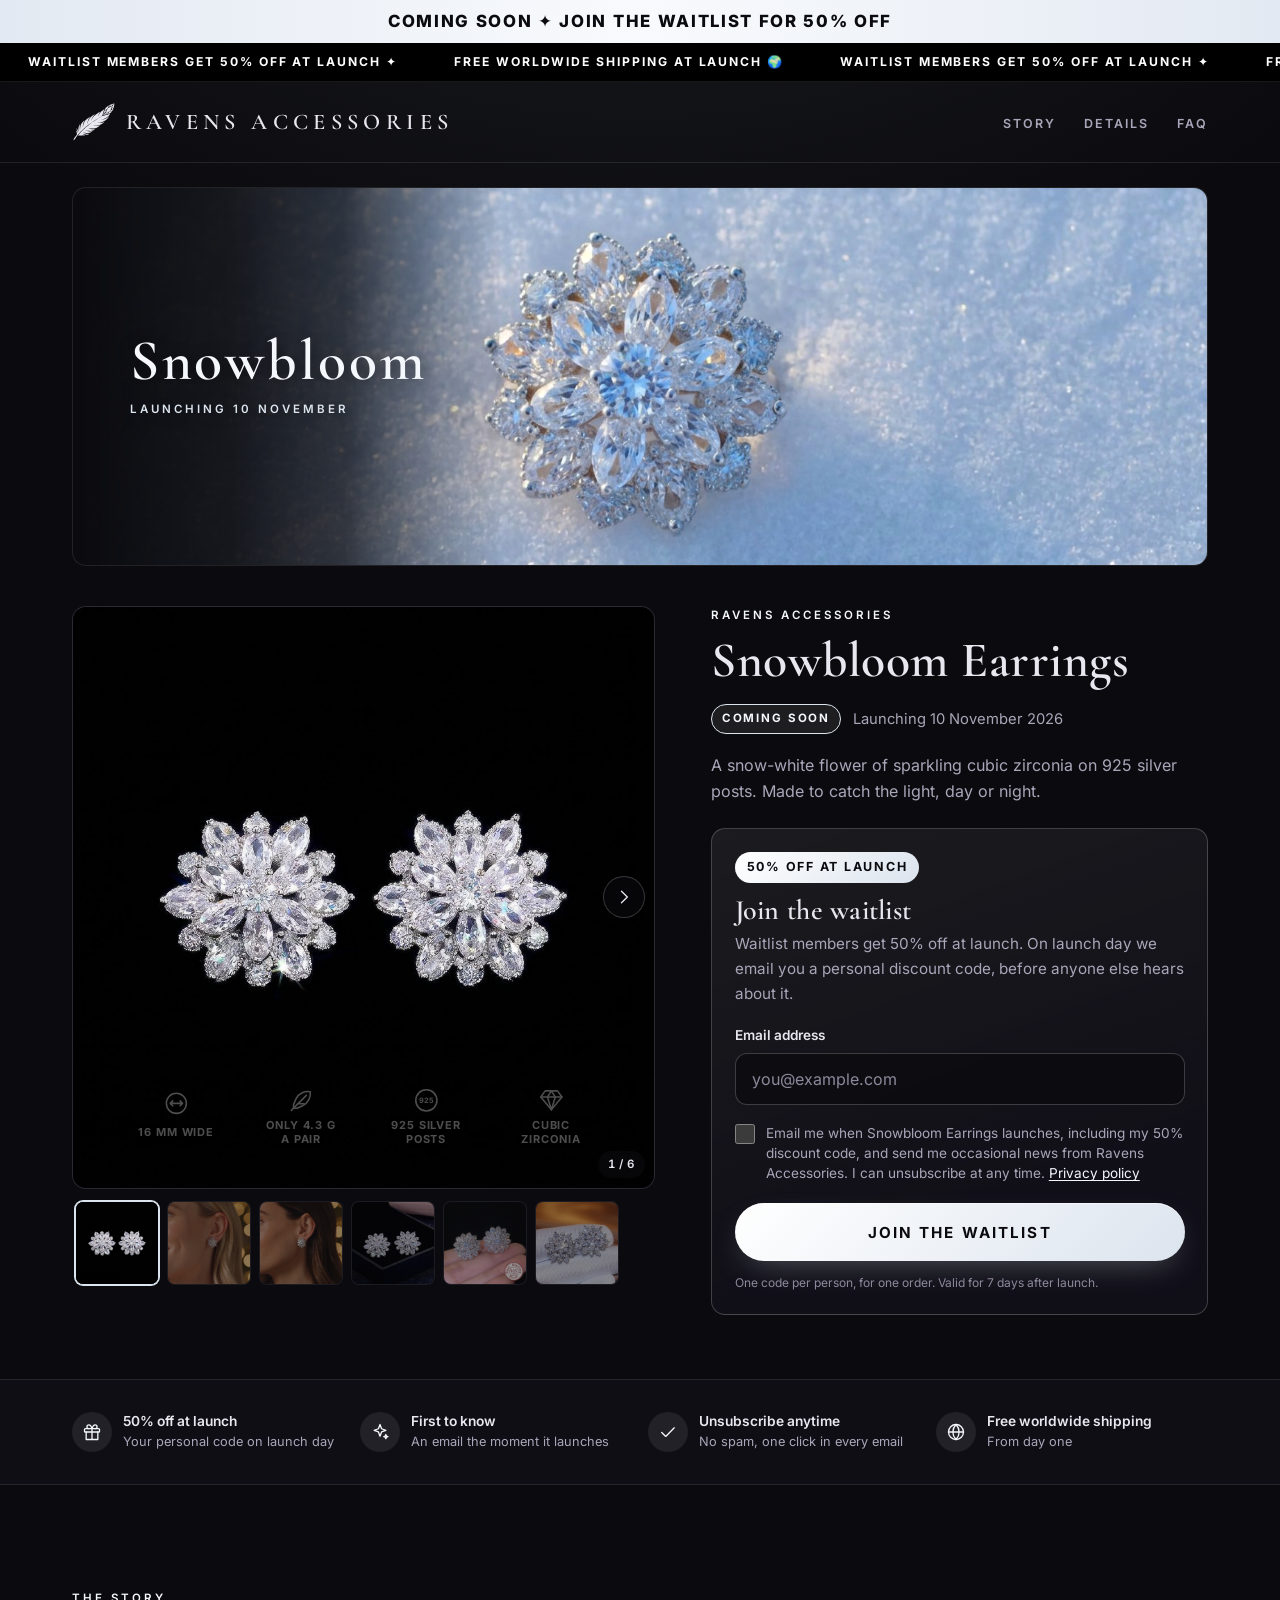
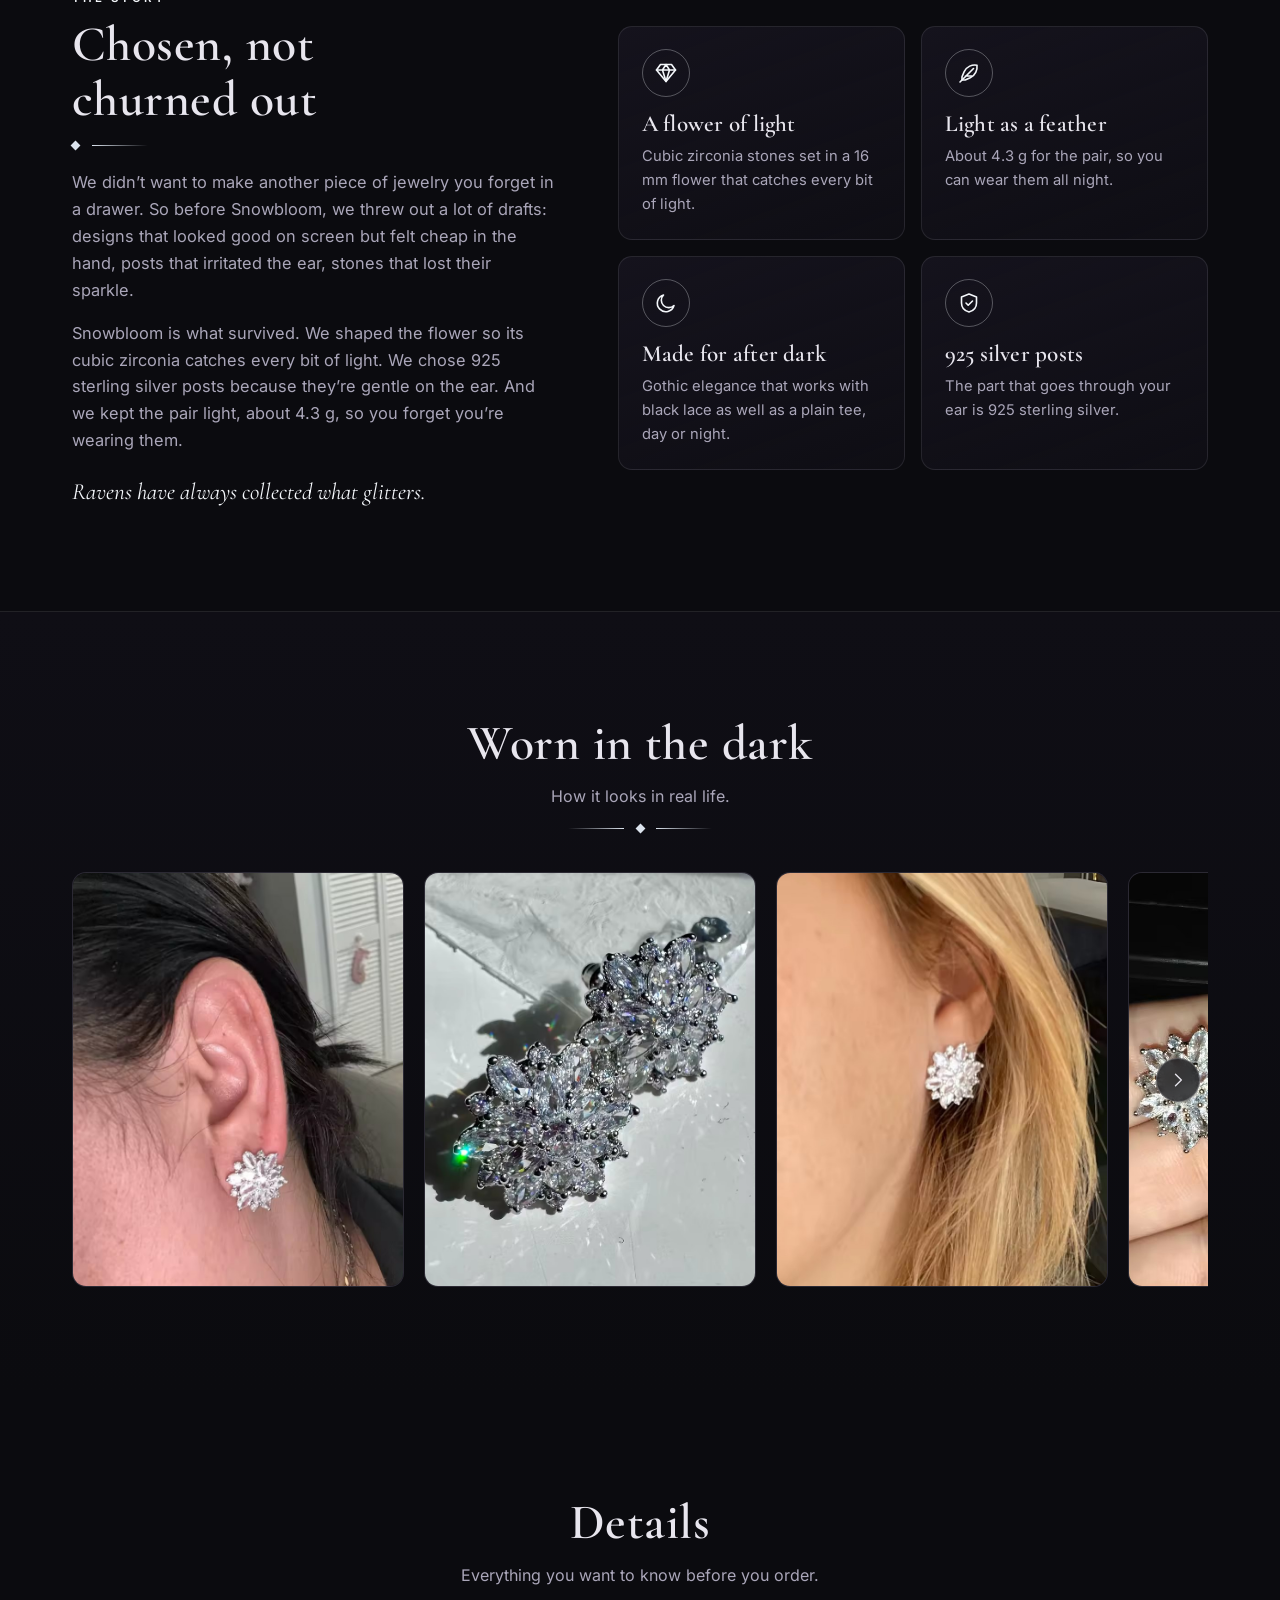
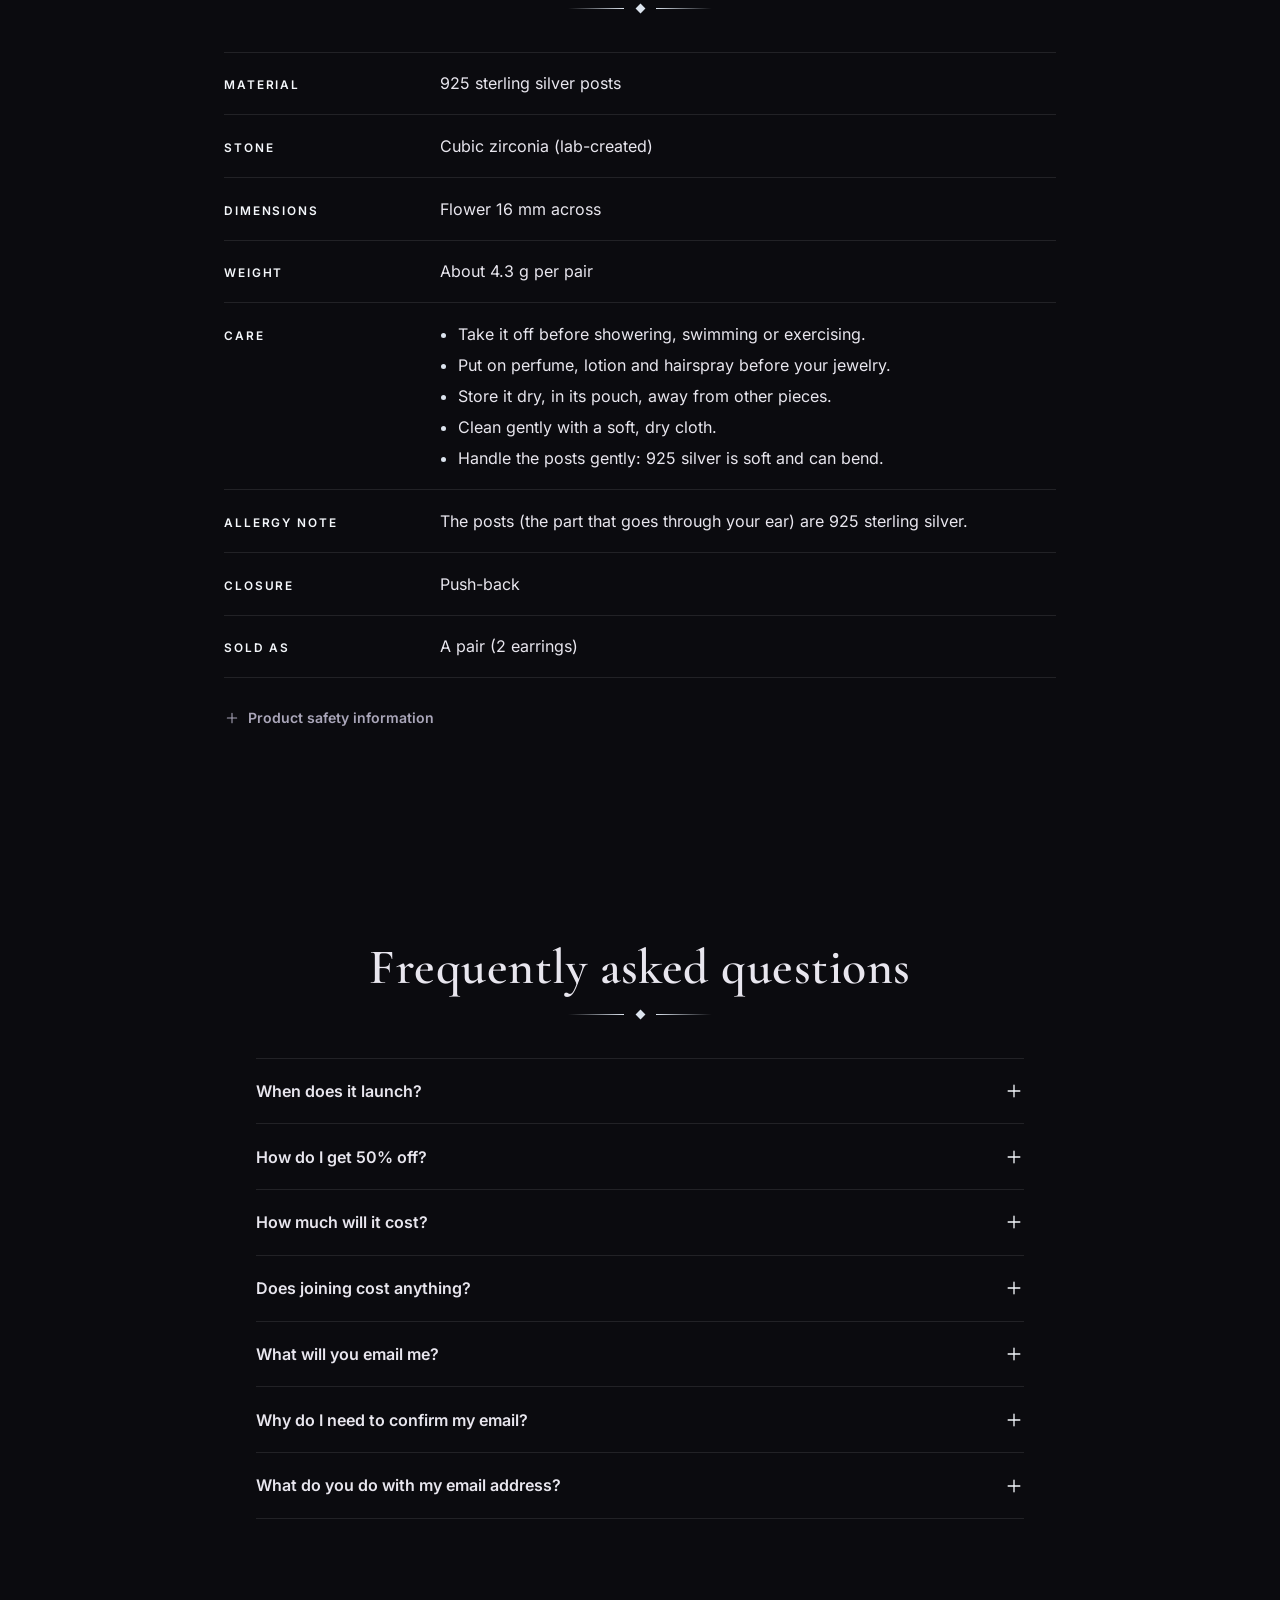
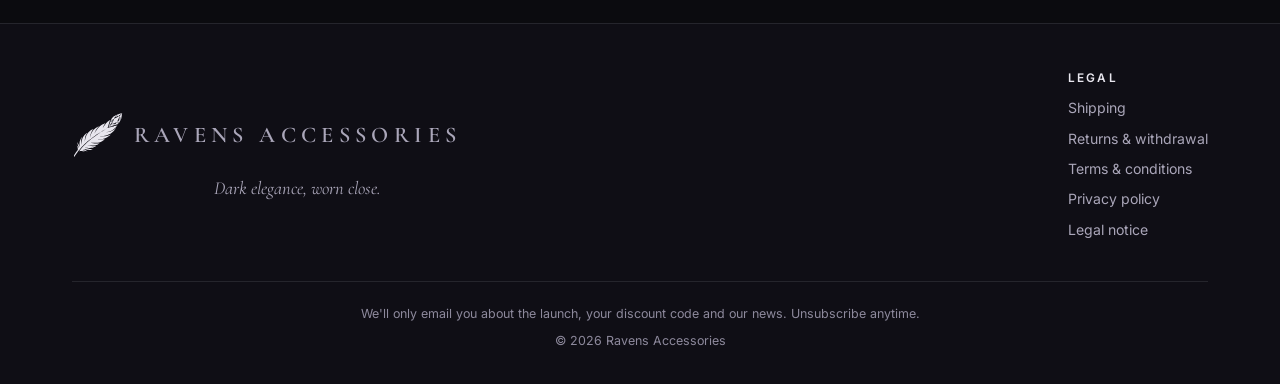
<file: index.html>
<!doctype html>
<html lang="en" class="no-js">
<head>
  <meta charset="utf-8">
  <meta name="viewport" content="width=device-width, initial-scale=1, viewport-fit=cover">

  <!-- SEO:START: filled from config.js in the browser. Run `node tools/sync-head.mjs` to also write
       these values here (needed for link previews on WhatsApp/Instagram/Facebook, which don't run JS). -->
  <title>Snowbloom Earrings | Coming soon | Ravens Accessories</title>
  <meta name="description" content="Join the waitlist for Snowbloom Earrings by Ravens Accessories and get 50% off at launch.">
  <link rel="canonical" href="https://ravensaccessories.com/">
  <meta property="og:type" content="website">
  <meta property="og:site_name" content="Ravens Accessories">
  <meta property="og:title" content="Snowbloom Earrings | Coming soon | Ravens Accessories">
  <meta property="og:description" content="Join the waitlist for Snowbloom Earrings by Ravens Accessories and get 50% off at launch.">
  <meta property="og:url" content="https://ravensaccessories.com/">
  <meta property="og:image" content="https://ravensaccessories.com/images/og-image.jpg">
  <meta property="og:image:width" content="1200">
  <meta property="og:image:height" content="630">
  <meta property="og:image:alt" content="Ravens Accessories logo: a silver feather with a gemstone tip on a dark background">
  <meta name="twitter:card" content="summary_large_image">
  <meta name="twitter:title" content="Snowbloom Earrings | Coming soon | Ravens Accessories">
  <meta name="twitter:description" content="Join the waitlist for Snowbloom Earrings by Ravens Accessories and get 50% off at launch.">
  <meta name="twitter:image" content="https://ravensaccessories.com/images/og-image.jpg">
  <meta name="twitter:image:alt" content="Ravens Accessories logo: a silver feather with a gemstone tip on a dark background">
  <!-- SEO:END -->

  <meta name="theme-color" content="#0b0b0f">
  <link rel="icon" href="favicon.ico" sizes="48x48">
  <link rel="icon" href="favicon.svg" type="image/svg+xml">
  <link rel="apple-touch-icon" href="apple-touch-icon.png">
  <link rel="manifest" href="site.webmanifest">
  <link rel="preload" href="fonts/inter-latin-wght-normal.woff2" as="font" type="font/woff2" crossorigin>
  <link rel="preload" href="fonts/cormorant-garamond-latin-wght-normal.woff2" as="font" type="font/woff2" crossorigin>
  <link rel="stylesheet" href="css/styles.css">
  <script type="application/ld+json" id="product-jsonld">{}</script>
  <script src="config.js" defer></script>
  <script src="js/site.js" defer></script>
  <script src="js/product.js" defer></script>
  <script src="js/snow-banner.js" defer></script>
</head>
<body data-page="home">
  <a class="skip-link" href="#main">Skip to content</a>
  <noscript><div class="noscript">This shop needs JavaScript to show products and prices. Please enable JavaScript in your browser.</div></noscript>

  <!-- 1) Sale countdown bar (hidden automatically when the sale is off or over) -->
  <div class="sale-bar" id="sale-bar" hidden>
    <div class="container sale-bar__inner">
      <div class="sale-bar__text">
        <p class="sale-bar__title" data-cfg="sale.barTitle">SALE ENDS IN ⏳</p>
        <p class="sale-bar__subtitle" data-cfg="sale.barSubtitle">FREE SHIPPING WORLDWIDE</p>
      </div>
      <div class="countdown" role="timer" aria-label="Time left in the sale">
        <div class="countdown__unit"><span class="countdown__value" data-unit="days" aria-hidden="true">00</span><span class="countdown__label" data-label="countdown.days" aria-hidden="true">Days</span></div>
        <span class="countdown__sep" aria-hidden="true">:</span>
        <div class="countdown__unit"><span class="countdown__value" data-unit="hours" aria-hidden="true">00</span><span class="countdown__label" data-label="countdown.hours" aria-hidden="true">Hours</span></div>
        <span class="countdown__sep" aria-hidden="true">:</span>
        <div class="countdown__unit"><span class="countdown__value" data-unit="mins" aria-hidden="true">00</span><span class="countdown__label" data-label="countdown.mins" aria-hidden="true">Mins</span></div>
        <span class="countdown__sep" aria-hidden="true">:</span>
        <div class="countdown__unit"><span class="countdown__value" data-unit="secs" aria-hidden="true">00</span><span class="countdown__label" data-label="countdown.secs" aria-hidden="true">Secs</span></div>
      </div>
    </div>
  </div>

  <!-- 2) Scrolling announcements -->
  <div class="marquee" id="marquee" hidden>
    <ul class="marquee__sr visually-hidden"></ul>
    <div class="marquee__track" aria-hidden="true"></div>
  </div>

  <header class="site-header">
    <div class="container site-header__inner">
      <a class="brand" href="./">
        <img class="brand__logo" src="images/logo-light.svg" alt="" width="40" height="40" data-logo>
        <span class="brand__name" data-cfg="brand.name">Ravens Accessories</span>
      </a>
      <nav class="site-nav" aria-label="Page sections">
        <ul>
          <li><a href="#story" data-label="nav.story">Story</a></li>
          <li><a href="#details" data-label="nav.details">Details</a></li>
          <li data-nav="reviews"><a href="#reviews" data-label="nav.reviews">Reviews</a></li>
          <li><a href="#faq" data-label="nav.faq">FAQ</a></li>
        </ul>
      </nav>
    </div>
  </header>

  <main id="main">
    <!-- Snow banner: photo + falling snow + sparkle that follows scrolling (and the mouse).
         Texts and photo come from config.js → banner. -->
    <section class="snow-banner" id="snow-banner" aria-labelledby="snow-banner-title">
      <div class="snow-banner__wrap container">
        <div class="snow-banner__frame">
          <div class="snow-banner__stage">
            <img class="snow-banner__img" src="images/banner-snowbloom.jpg" alt="The Snowbloom earring lying in fresh, sparkling snow" width="1536" height="688" fetchpriority="high" decoding="async">
            <div class="snow-banner__shine" aria-hidden="true"><span class="snow-banner__band"></span></div>
            <div class="snow-banner__glints" aria-hidden="true"></div>
          </div>
          <canvas class="snow-banner__snow" aria-hidden="true"></canvas>
          <div class="snow-banner__text">
            <p class="snow-banner__title" id="snow-banner-title">Snowbloom</p>
            <p class="snow-banner__subtitle" id="snow-banner-subtitle">Launching 10 November</p>
          </div>
        </div>
      </div>
    </section>

    <!-- 3) Product -->
    <section class="product" id="product" aria-labelledby="product-title">
      <div class="container product__grid">
        <div class="gallery" id="gallery">
          <div class="gallery__viewport">
            <div class="gallery__track" tabindex="0" role="region" aria-roledescription="carousel" aria-label="Product photos"></div>
            <button type="button" class="gallery__nav gallery__nav--prev" aria-label="Previous photo"></button>
            <button type="button" class="gallery__nav gallery__nav--next" aria-label="Next photo"></button>
            <span class="gallery__badge gallery__hint" aria-hidden="true"></span>
            <span class="gallery__badge gallery__counter" aria-hidden="true"></span>
          </div>
          <div class="gallery__thumbs"></div>
        </div>

        <div class="product__info">
          <p class="eyebrow" id="product-eyebrow">Ravens Accessories</p>
          <h1 class="product__title" id="product-title">TODO_PRODUCT_NAME</h1>

          <!-- SHOP MODE: rating + price (shown when config.js → mode: "shop") -->
          <div data-mode="shop" hidden>
            <a class="rating-summary" id="rating-summary" href="#reviews" hidden></a>

            <div class="price" id="price">
              <p>
                <span class="visually-hidden" id="price-current-label">Price:</span>
                <span class="price__current" id="price-current"></span>
              </p>
              <p class="price__regular" id="price-regular" hidden>
                <span class="visually-hidden" id="price-regular-label">Regular price:</span>
                <s id="price-regular-value"></s>
              </p>
              <span class="badge" id="price-badge" hidden></span>
            </div>
            <p class="price__note" id="price-note"></p>
            <p class="price__reference" id="price-reference" hidden></p>
          </div>

          <!-- WISHLIST MODE: "coming soon" line (shown when config.js → mode: "wishlist") -->
          <p class="soon" data-mode="wishlist" hidden>
            <span class="badge badge--soon" id="soon-badge">Coming soon</span>
            <span class="soon__date" id="soon-date"></span>
          </p>

          <p class="product__short" id="product-short"></p>

          <!-- SHOP MODE: options + Stripe checkout -->
          <div data-mode="shop" hidden>
            <fieldset class="variants" id="variants">
              <legend class="variants__legend"><span id="variant-label">Option</span>: <strong id="variant-name"></strong></legend>
              <div class="variants__options"></div>
            </fieldset>

            <a class="btn btn--buy btn--buy-main" id="buy-button" href="#product"><span class="btn__label">Buy now</span></a>
            <p class="buy-msg" id="buy-msg" role="status"></p>
            <p class="secure-note" id="secure-note"><span>Secure checkout with Stripe</span></p>
          </div>

          <!-- WISHLIST MODE: email sign-up (sent to Brevo) -->
          <div class="wishlist" id="wishlist" data-mode="wishlist" hidden>
            <form class="wishlist__form" id="wishlist-form" novalidate>
              <p class="wishlist__offer" id="wishlist-offer" hidden><span class="badge" id="wishlist-offer-badge"></span></p>
              <h2 class="wishlist__title" id="wishlist-title">Join the waitlist</h2>
              <p class="wishlist__text" id="wishlist-text"></p>
              <div class="field">
                <label class="field__label" for="wishlist-email" id="wishlist-email-label">Email address</label>
                <input class="field__input" id="wishlist-email" name="email" type="email" autocomplete="email" inputmode="email" required aria-describedby="wishlist-msg">
              </div>
              <fieldset class="variants" id="wishlist-variants" hidden>
                <legend class="variants__legend" id="wishlist-variant-question"></legend>
                <div class="variants__options"></div>
              </fieldset>
              <label class="consent" for="wishlist-consent">
                <input type="checkbox" id="wishlist-consent" required aria-describedby="wishlist-msg">
                <span id="wishlist-consent-text"></span>
              </label>
              <!-- spam trap for bots: real visitors never see or fill this -->
              <div class="visually-hidden" aria-hidden="true">
                <label for="wishlist-hp">Leave this empty</label>
                <input type="text" id="wishlist-hp" tabindex="-1" autocomplete="off">
              </div>
              <button type="submit" class="btn btn--buy btn--buy-main" id="wishlist-submit"><span class="btn__label">Join the waitlist</span></button>
              <p class="form-msg" id="wishlist-msg" role="status" aria-live="polite"></p>
              <p class="wishlist__terms" id="wishlist-terms" hidden></p>
            </form>
            <div class="wishlist__success" id="wishlist-success" tabindex="-1" hidden>
              <span class="wishlist__success-icon" id="wishlist-success-icon"></span>
              <h2 class="wishlist__title" id="wishlist-success-title"></h2>
              <p class="wishlist__text" id="wishlist-success-text"></p>
            </div>
          </div>
        </div>
      </div>
    </section>

    <!-- 4) Trust row -->
    <section class="trust" id="trust" aria-labelledby="trust-title">
      <div class="container">
        <h2 class="visually-hidden" id="trust-title" data-label="trustTitle">Why shop with us</h2>
        <ul class="trust__list" id="trust-list"></ul>
      </div>
    </section>

    <!-- 5) Story + highlights -->
    <section class="section" id="story" aria-labelledby="story-title">
      <div class="container story__grid">
        <div class="story__text reveal">
          <p class="eyebrow" id="story-eyebrow"></p>
          <h2 class="section__title" id="story-title"></h2>
          <div class="ornament" aria-hidden="true"><span></span></div>
          <div class="story__body" id="story-body"></div>
        </div>
        <ul class="features" id="features"></ul>
      </div>
    </section>

    <!-- 6) Lifestyle photos -->
    <section class="section section--alt" id="lifestyle" aria-labelledby="lifestyle-title">
      <div class="container">
        <div class="section__head reveal">
          <h2 class="section__title" id="lifestyle-title"></h2>
          <p class="section__subtitle" id="lifestyle-subtitle"></p>
          <div class="ornament" aria-hidden="true"><span></span></div>
        </div>
        <!-- one row of photos: swipe on phones, scroll or use the arrows on desktop -->
        <div class="rail reveal" id="lifestyle-rail">
          <ul class="rail__track" id="lifestyle-grid" tabindex="0" aria-labelledby="lifestyle-title"></ul>
          <button type="button" class="rail__btn rail__btn--prev" aria-label="Previous photos" hidden></button>
          <button type="button" class="rail__btn rail__btn--next" aria-label="Next photos" hidden></button>
        </div>
      </div>
    </section>

    <!-- 7) Details -->
    <section class="section" id="details" aria-labelledby="details-title">
      <div class="container">
        <div class="section__head reveal">
          <h2 class="section__title" id="details-title" data-label="detailsTitle">Details</h2>
          <p class="section__subtitle" data-label="detailsSubtitle"></p>
          <div class="ornament" aria-hidden="true"><span></span></div>
        </div>
        <dl class="details__list reveal" id="details-list"></dl>
        <details class="safety" id="safety">
          <summary id="safety-title"><span>Product safety information</span></summary>
          <dl id="safety-list"></dl>
        </details>
      </div>
    </section>

    <!-- 8) Reviews (hidden while config.reviews is empty, so nothing is ever faked) -->
    <section class="section section--alt" id="reviews" aria-labelledby="reviews-title" hidden>
      <div class="container">
        <div class="section__head">
          <h2 class="section__title" id="reviews-title" data-label="reviewsTitle">Customer reviews</h2>
          <div class="reviews__summary">
            <p class="reviews__avg" id="reviews-avg"></p>
            <div id="reviews-stars"></div>
            <p class="reviews__count" id="reviews-count"></p>
          </div>
        </div>
        <ul class="reviews__grid" id="reviews-grid"></ul>
        <div class="reviews__more">
          <button type="button" class="btn btn--ghost" id="reviews-more" hidden><span class="btn__label">Show more reviews</span></button>
        </div>
        <p class="reviews__note" id="reviews-note"></p>
      </div>
    </section>

    <!-- 9) FAQ -->
    <section class="section" id="faq" aria-labelledby="faq-title">
      <div class="container">
        <div class="section__head reveal">
          <h2 class="section__title" id="faq-title" data-label="faqTitle">Frequently asked questions</h2>
          <div class="ornament" aria-hidden="true"><span></span></div>
        </div>
        <div class="faq__list" id="faq-list"></div>
      </div>
    </section>
  </main>

  <!-- 10) Sticky bar (mobile): "Buy now" in shop mode, "Join the waitlist" in wishlist mode -->
  <div class="sticky-buy" id="sticky-buy" aria-hidden="true">
    <div class="sticky-buy__info">
      <span class="sticky-buy__name" id="sticky-name"></span>
      <span class="sticky-buy__price"><span id="sticky-price"></span><s id="sticky-regular" hidden></s></span>
    </div>
    <a class="btn btn--buy" id="sticky-buy-button" href="#product"><span class="btn__label">Buy now</span></a>
  </div>

  <!-- 11) Footer -->
  <footer class="site-footer">
    <div class="container">
      <div class="footer__grid">
        <div class="footer__brand">
          <a class="brand" href="./">
            <img class="brand__logo" src="images/logo-light.svg" alt="" width="52" height="52" data-logo>
            <span class="brand__name" data-cfg="brand.name">Ravens Accessories</span>
          </a>
          <p class="footer__tagline" data-cfg="brand.tagline"></p>
        </div>
        <nav aria-labelledby="footer-legal">
          <h2 class="footer__heading" id="footer-legal">Legal</h2>
          <ul class="footer__links">
            <li><a href="shipping.html">Shipping</a></li>
            <li><a href="returns.html">Returns &amp; withdrawal</a></li>
            <li><a href="terms.html">Terms &amp; conditions</a></li>
            <li><a href="privacy.html">Privacy policy</a></li>
            <li><a href="legal-notice.html">Legal notice</a></li>
          </ul>
        </nav>
        <div data-if-filled="email">
          <h2 class="footer__heading">Contact</h2>
          <div class="footer__contact">
            <a data-var="email" data-mailto href="#">TODO_SUPPORT_EMAIL</a>
            <span data-if="phone" data-var="phone"></span>
          </div>
        </div>
      </div>
      <div class="footer__bottom">
        <p data-cfg="footer.note"></p>
        <p>© <span data-var="year"></span> <span data-cfg="brand.name">Ravens Accessories</span><span data-if-filled="companyName"> · <span data-var="companyName"></span></span></p>
      </div>
    </div>
  </footer>

  <!-- Photo viewer -->
  <dialog class="lightbox" id="lightbox" aria-label="Photo viewer">
    <div class="lightbox__stage">
      <figure class="lightbox__figure">
        <img class="lightbox__img" alt="">
        <figcaption class="lightbox__caption" hidden></figcaption>
      </figure>
    </div>
    <p class="lightbox__counter" aria-live="polite"></p>
    <button type="button" class="lightbox__btn lightbox__close" aria-label="Close">
      <svg class="icon" viewBox="0 0 24 24" width="22" height="22" fill="none" stroke="currentColor" stroke-width="1.6" stroke-linecap="round" aria-hidden="true" focusable="false"><path d="M6 6l12 12M18 6 6 18"/></svg>
    </button>
    <button type="button" class="lightbox__btn lightbox__nav lightbox__nav--prev" aria-label="Previous photo">
      <svg class="icon" viewBox="0 0 24 24" width="22" height="22" fill="none" stroke="currentColor" stroke-width="1.6" stroke-linecap="round" stroke-linejoin="round" aria-hidden="true" focusable="false"><path d="m15 5-7 7 7 7"/></svg>
    </button>
    <button type="button" class="lightbox__btn lightbox__nav lightbox__nav--next" aria-label="Next photo">
      <svg class="icon" viewBox="0 0 24 24" width="22" height="22" fill="none" stroke="currentColor" stroke-width="1.6" stroke-linecap="round" stroke-linejoin="round" aria-hidden="true" focusable="false"><path d="m9 5 7 7-7 7"/></svg>
    </button>
  </dialog>
</body>
</html>
</file>
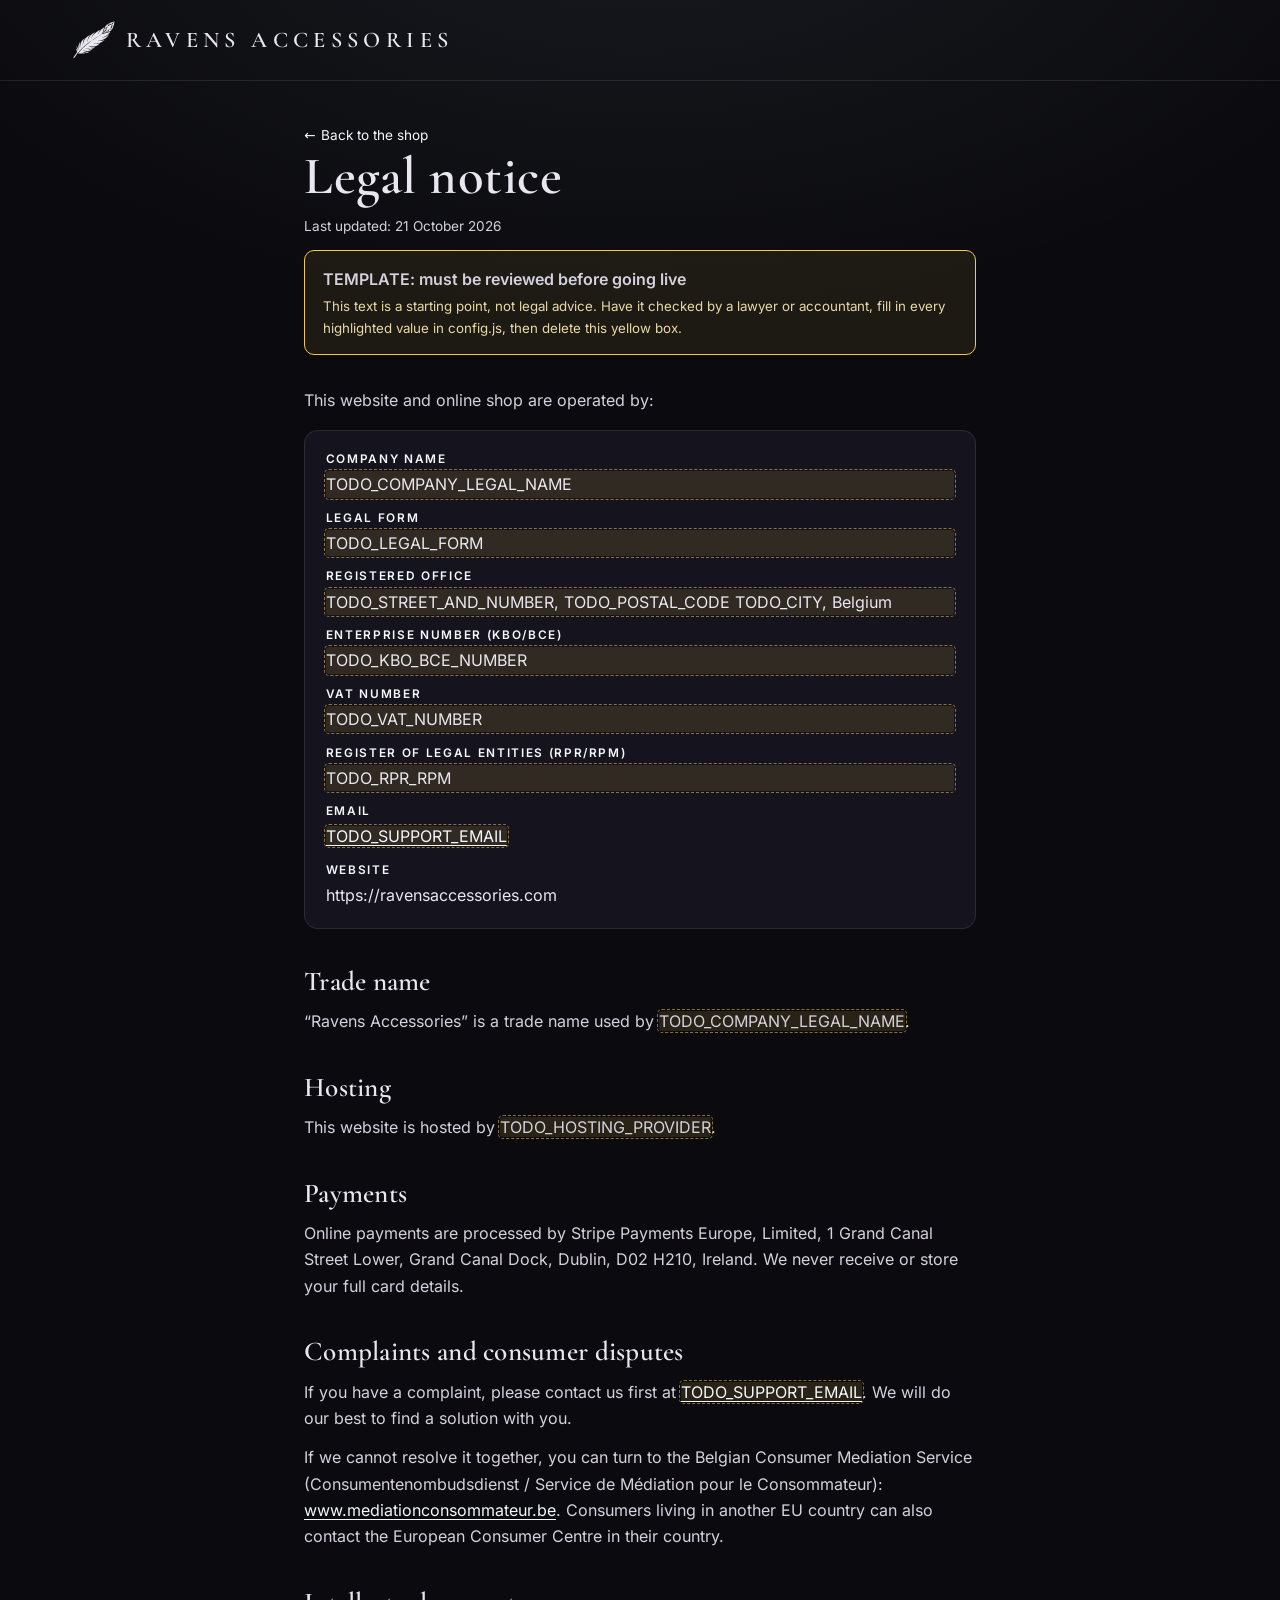
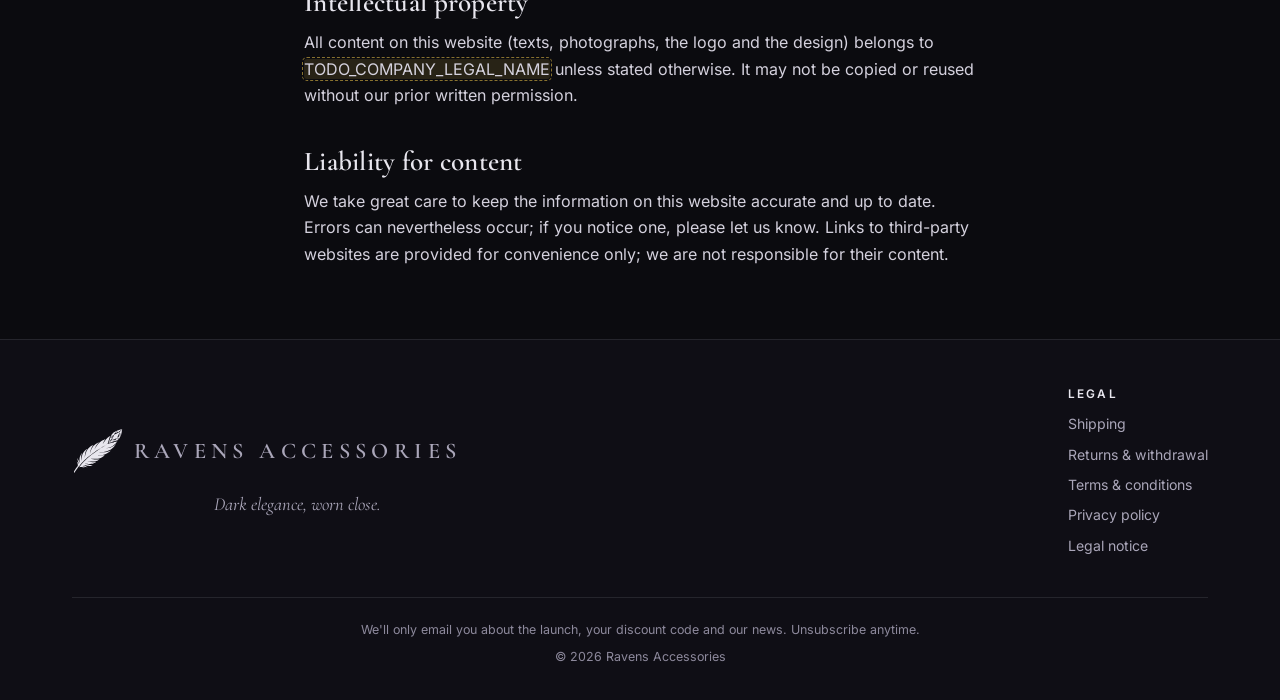
<file: legal-notice.html>
<!doctype html>
<html lang="en" class="no-js">
<head>
  <meta charset="utf-8">
  <meta name="viewport" content="width=device-width, initial-scale=1, viewport-fit=cover">
  <title>Legal notice | Ravens Accessories</title>
  <meta name="description" content="Company details and legal information for Ravens Accessories.">
  <meta name="theme-color" content="#0b0b0f">
  <link rel="icon" href="favicon.ico" sizes="48x48">
  <link rel="icon" href="favicon.svg" type="image/svg+xml">
  <link rel="apple-touch-icon" href="apple-touch-icon.png">
  <link rel="manifest" href="site.webmanifest">
  <link rel="stylesheet" href="css/styles.css">
  <script src="config.js" defer></script>
  <script src="js/site.js" defer></script>
</head>
<body data-page="legal-notice" data-title="Legal notice">
  <a class="skip-link" href="#main">Skip to content</a>

  <header class="site-header">
    <div class="container site-header__inner">
      <a class="brand" href="./">
        <img class="brand__logo" src="images/logo-light.svg" alt="" width="40" height="40" data-logo>
        <span class="brand__name" data-cfg="brand.name">Ravens Accessories</span>
      </a>
    </div>
  </header>

  <main id="main" class="page">
    <div class="container page__inner">
      <a class="back-link" href="./">← <span data-label="backToShop">Back to the shop</span></a>
      <h1>Legal notice</h1>
      <p class="page__meta">Last updated: <span data-var="lastUpdated">TODO_LEGAL_LAST_UPDATED</span></p>
      <p class="template-note" role="note">TEMPLATE: must be reviewed before going live
        <small>This text is a starting point, not legal advice. Have it checked by a lawyer or accountant, fill in every highlighted value in config.js, then delete this yellow box.</small></p>

      <p>This website and online shop are operated by:</p>
      <div class="info-card">
        <dl>
          <div><dt>Company name</dt><dd data-var="companyName">TODO_COMPANY_LEGAL_NAME</dd></div>
          <div><dt>Legal form</dt><dd data-var="legalForm">TODO_LEGAL_FORM</dd></div>
          <div><dt>Registered office</dt><dd><address data-var="address">TODO_ADDRESS</address></dd></div>
          <div><dt>Enterprise number (KBO/BCE)</dt><dd data-var="enterpriseNumber">TODO_KBO_BCE_NUMBER</dd></div>
          <div><dt>VAT number</dt><dd data-var="vatNumber">TODO_VAT_NUMBER</dd></div>
          <div data-if="registerCourt"><dt>Register of legal entities (RPR/RPM)</dt><dd data-var="registerCourt"></dd></div>
          <div><dt>Email</dt><dd><a data-var="email" data-mailto href="#">TODO_SUPPORT_EMAIL</a></dd></div>
          <div data-if="phone"><dt>Phone</dt><dd data-var="phone"></dd></div>
          <div><dt>Website</dt><dd data-var="website">https://TODO_DOMAIN</dd></div>
        </dl>
      </div>

      <h2>Trade name</h2>
      <p>“<span data-var="brand">Ravens Accessories</span>” is a trade name used by <span data-var="companyName">TODO_COMPANY_LEGAL_NAME</span>.</p>

      <h2>Hosting</h2>
      <p>This website is hosted by <span data-var="hostingProvider">TODO_HOSTING_PROVIDER</span>.</p>

      <h2>Payments</h2>
      <p>Online payments are processed by Stripe Payments Europe, Limited, 1 Grand Canal Street Lower, Grand Canal Dock, Dublin, D02 H210, Ireland. We never receive or store your full card details.</p>

      <h2>Complaints and consumer disputes</h2>
      <p>If you have a complaint, please contact us first at <a data-var="email" data-mailto href="#">TODO_SUPPORT_EMAIL</a>. We will do our best to find a solution with you.</p>
      <p>If we cannot resolve it together, you can turn to the Belgian Consumer Mediation Service (Consumentenombudsdienst / Service de Médiation pour le Consommateur): <a href="https://www.mediationconsommateur.be" rel="noopener">www.mediationconsommateur.be</a>. Consumers living in another EU country can also contact the European Consumer Centre in their country.</p>

      <h2>Intellectual property</h2>
      <p>All content on this website (texts, photographs, the logo and the design) belongs to <span data-var="companyName">TODO_COMPANY_LEGAL_NAME</span> unless stated otherwise. It may not be copied or reused without our prior written permission.</p>

      <h2>Liability for content</h2>
      <p>We take great care to keep the information on this website accurate and up to date. Errors can nevertheless occur; if you notice one, please let us know. Links to third-party websites are provided for convenience only; we are not responsible for their content.</p>
    </div>
  </main>

  <footer class="site-footer site-footer--plain">
    <div class="container">
      <div class="footer__grid">
        <div class="footer__brand">
          <a class="brand" href="./">
            <img class="brand__logo" src="images/logo-light.svg" alt="" width="52" height="52" data-logo>
            <span class="brand__name" data-cfg="brand.name">Ravens Accessories</span>
          </a>
          <p class="footer__tagline" data-cfg="brand.tagline"></p>
        </div>
        <nav aria-labelledby="footer-legal">
          <h2 class="footer__heading" id="footer-legal">Legal</h2>
          <ul class="footer__links">
            <li><a href="shipping.html">Shipping</a></li>
            <li><a href="returns.html">Returns &amp; withdrawal</a></li>
            <li><a href="terms.html">Terms &amp; conditions</a></li>
            <li><a href="privacy.html">Privacy policy</a></li>
            <li><a href="legal-notice.html" aria-current="page">Legal notice</a></li>
          </ul>
        </nav>
        <div data-if-filled="email">
          <h2 class="footer__heading">Contact</h2>
          <div class="footer__contact">
            <a data-var="email" data-mailto href="#">TODO_SUPPORT_EMAIL</a>
            <span data-if="phone" data-var="phone"></span>
          </div>
        </div>
      </div>
      <div class="footer__bottom">
        <p data-cfg="footer.note"></p>
        <p>© <span data-var="year"></span> <span data-cfg="brand.name">Ravens Accessories</span><span data-if-filled="companyName"> · <span data-var="companyName"></span></span></p>
      </div>
    </div>
  </footer>
</body>
</html>
</file>
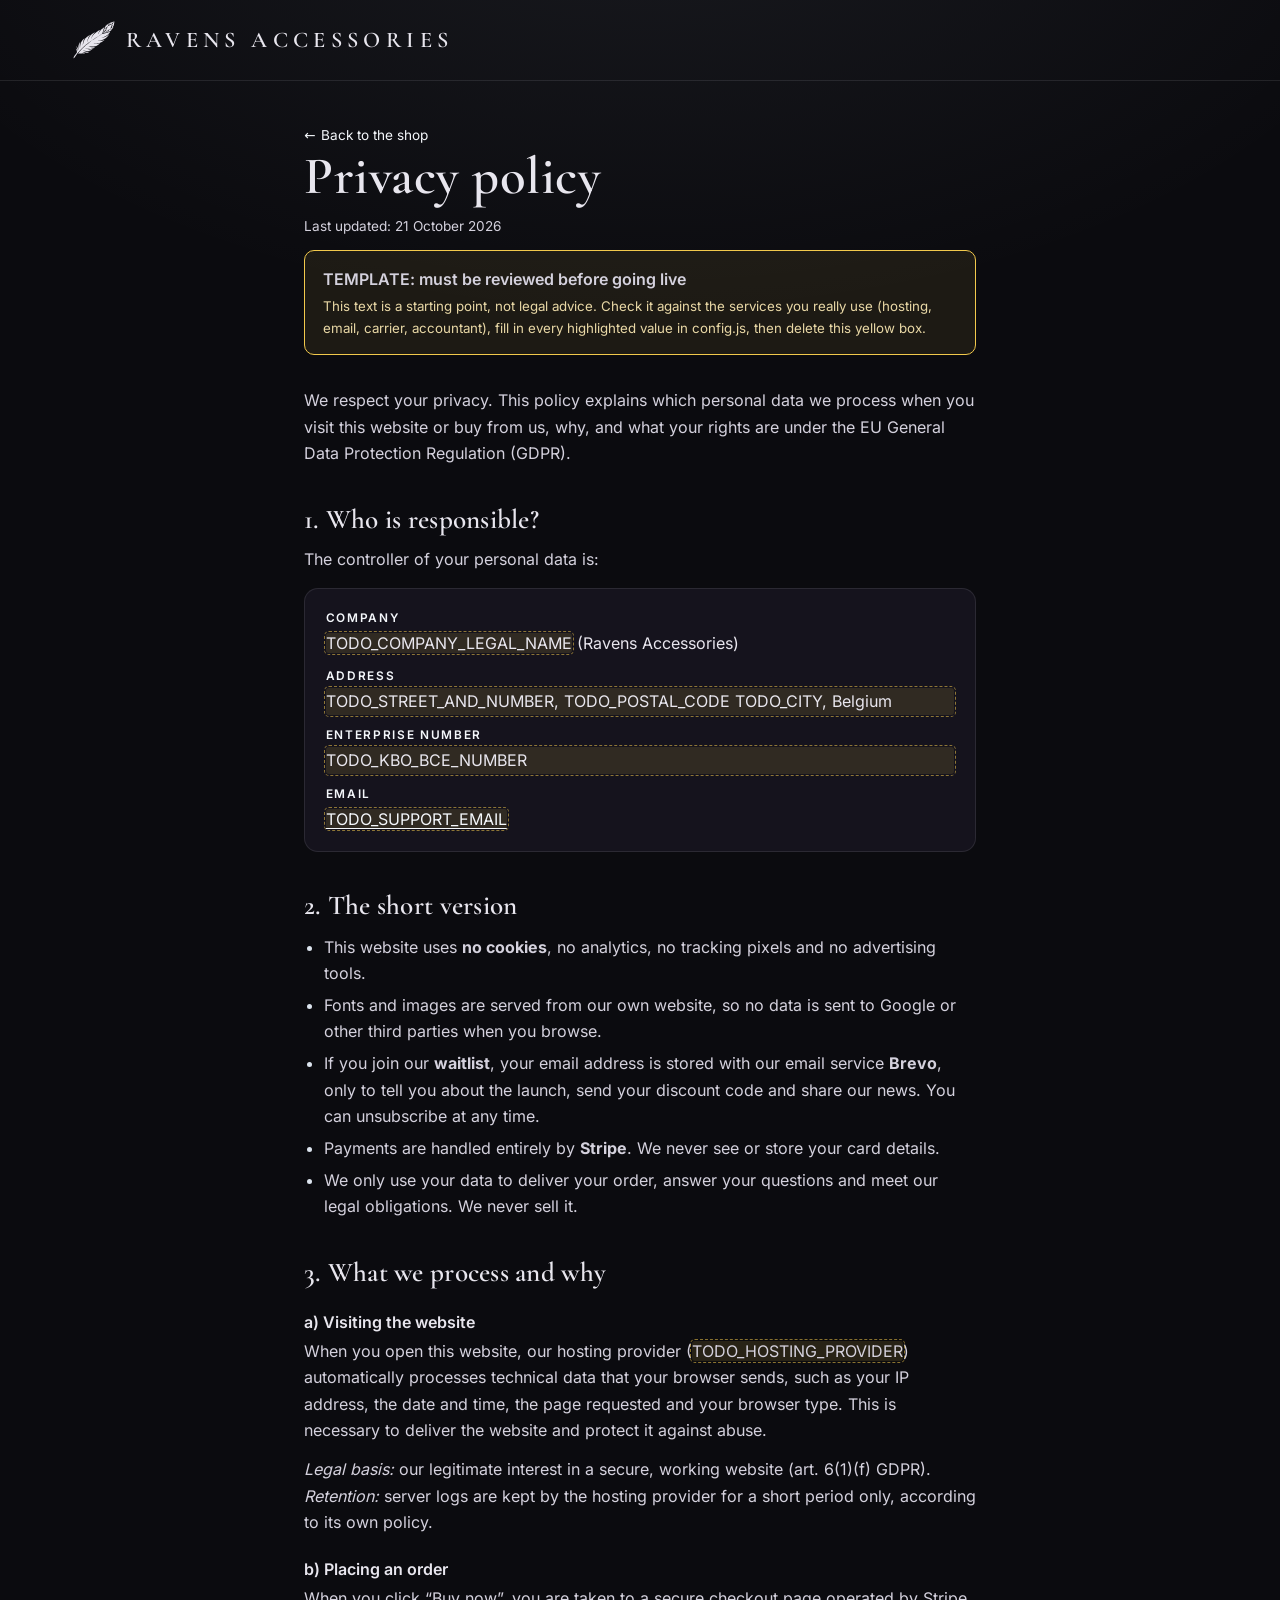
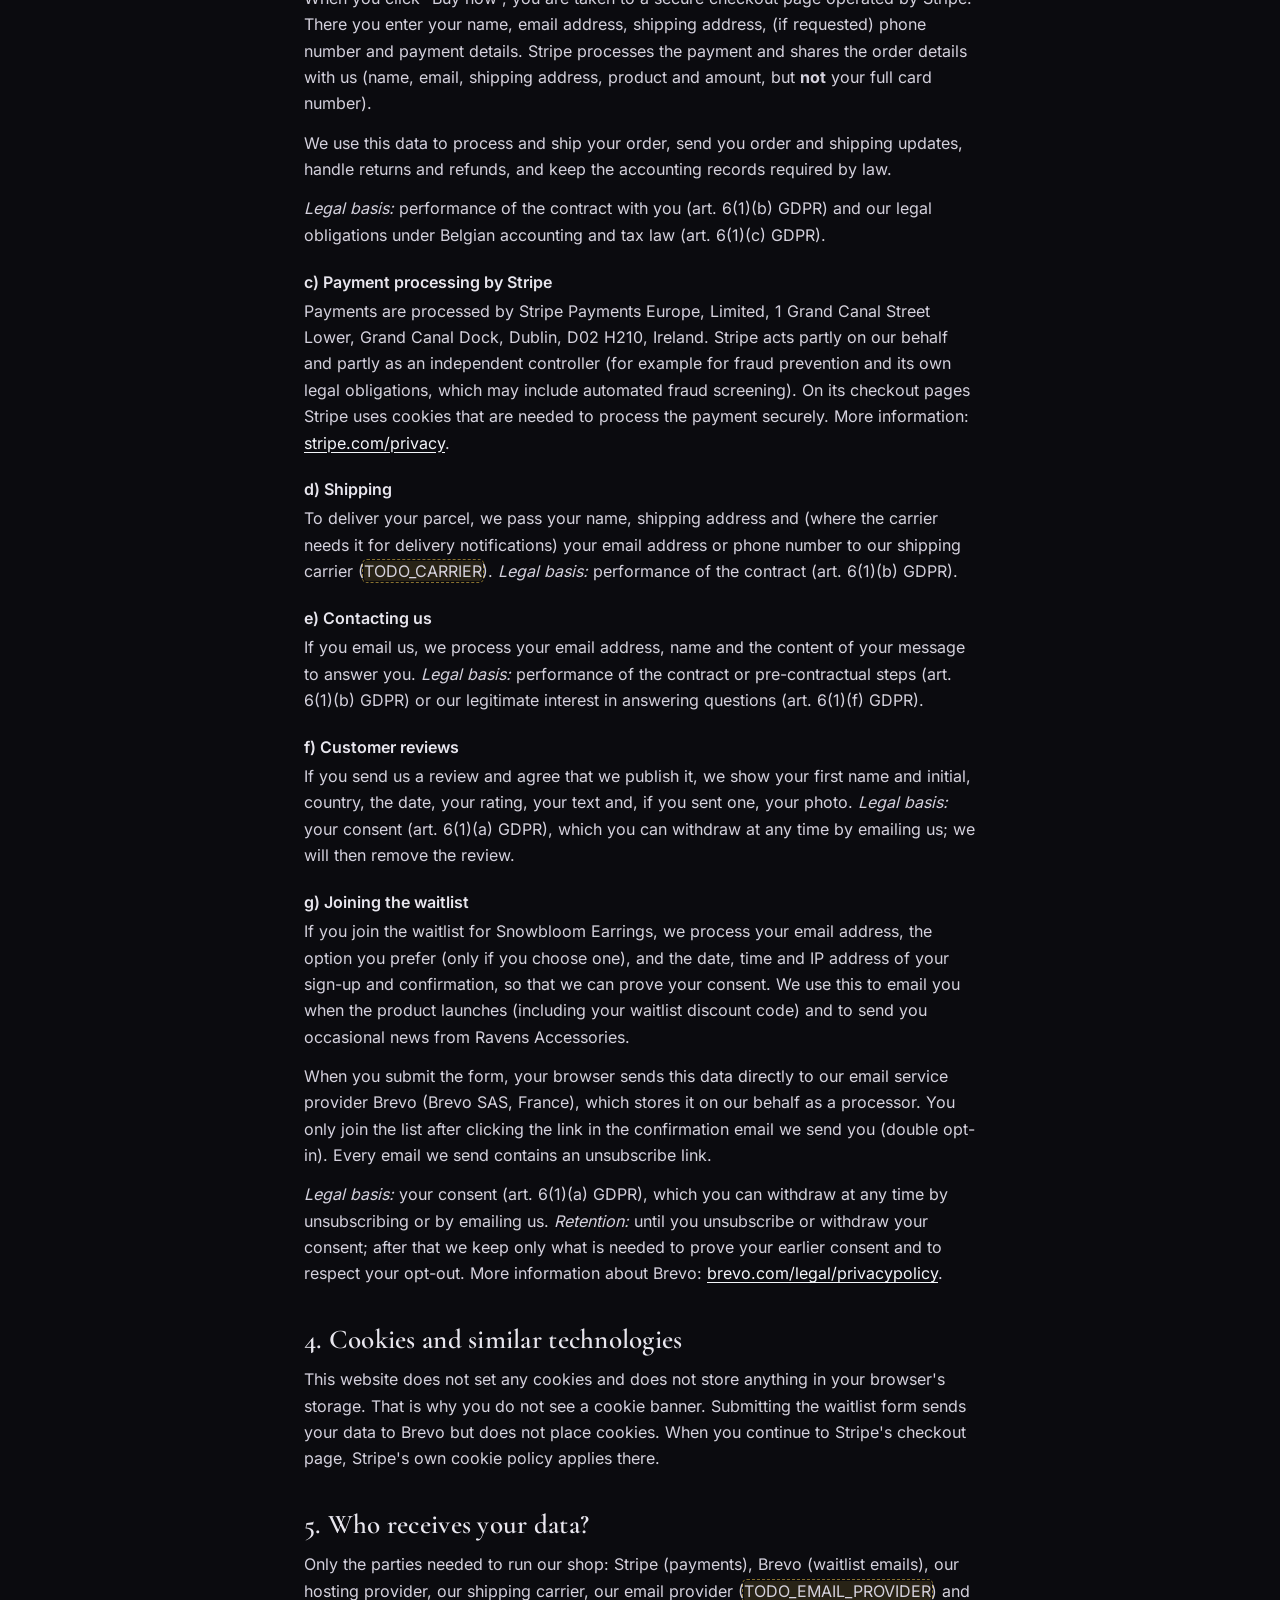
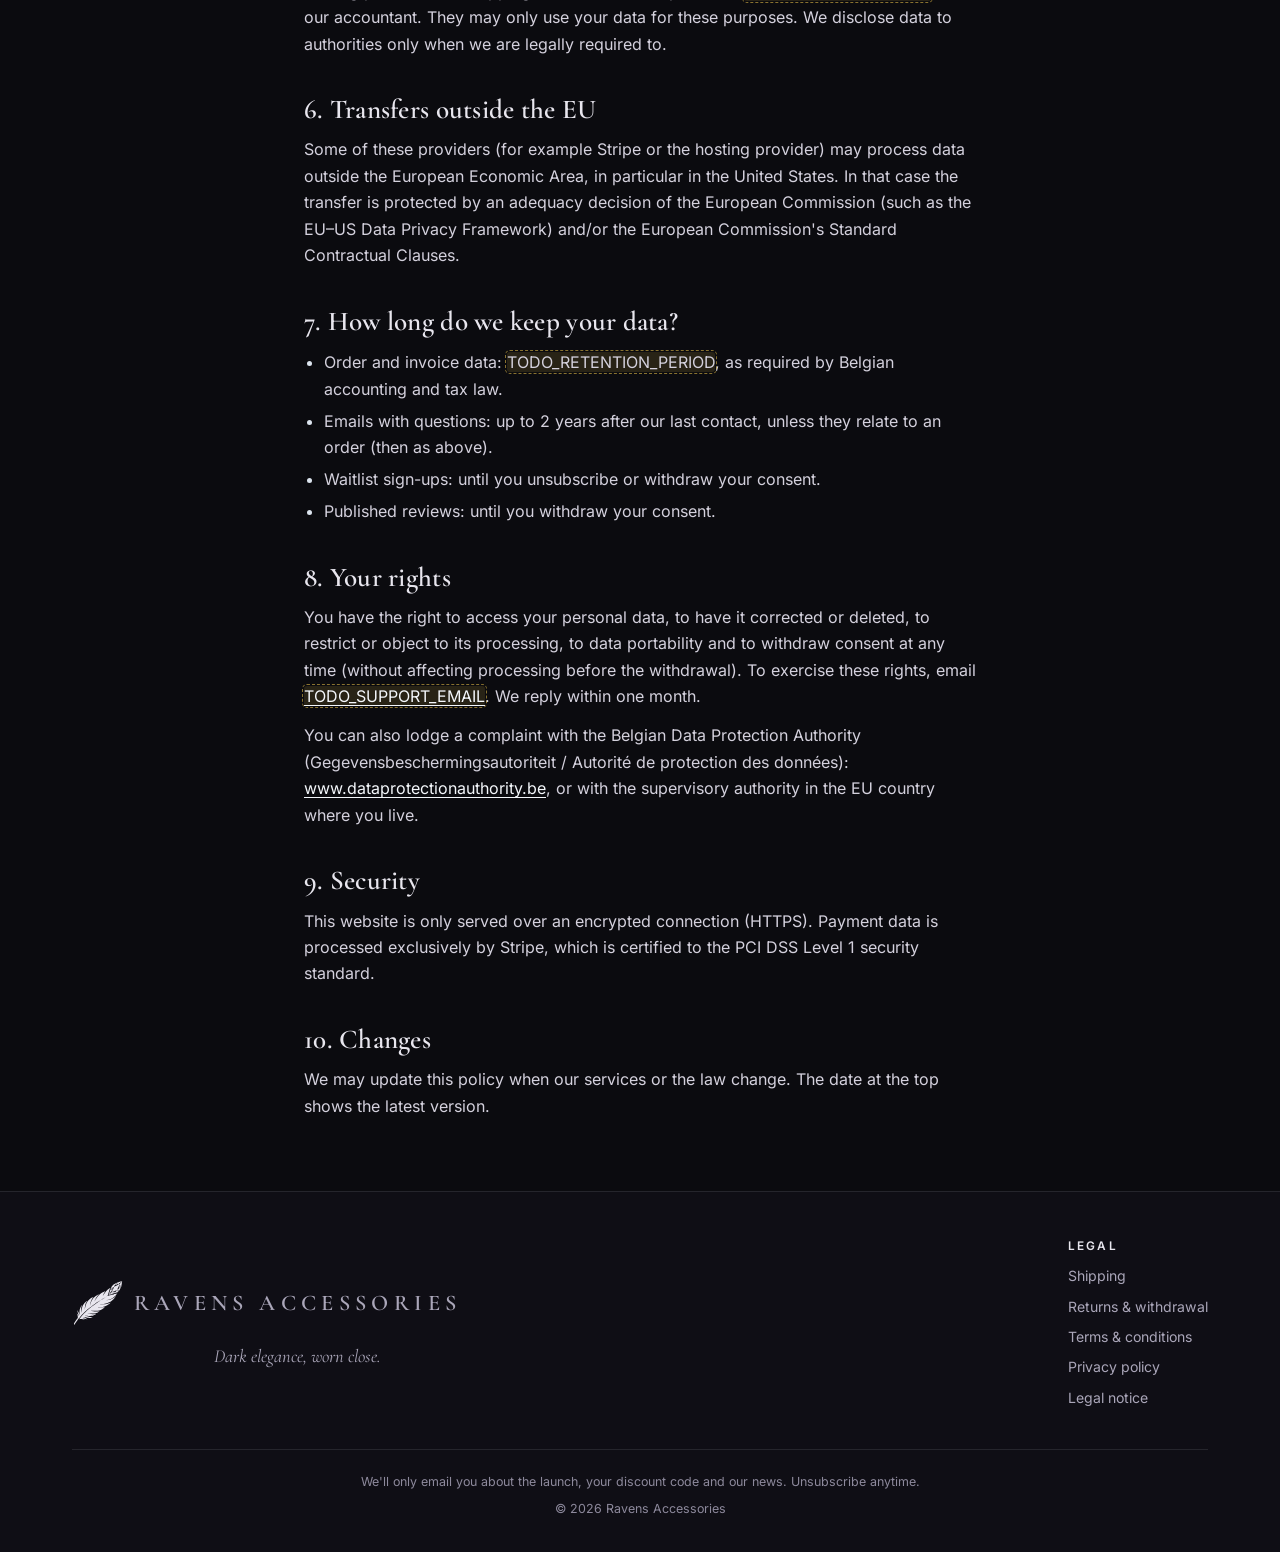
<file: privacy.html>
<!doctype html>
<html lang="en" class="no-js">
<head>
  <meta charset="utf-8">
  <meta name="viewport" content="width=device-width, initial-scale=1, viewport-fit=cover">
  <title>Privacy policy | Ravens Accessories</title>
  <meta name="description" content="How Ravens Accessories processes personal data (GDPR). No tracking, no analytics cookies.">
  <meta name="theme-color" content="#0b0b0f">
  <link rel="icon" href="favicon.ico" sizes="48x48">
  <link rel="icon" href="favicon.svg" type="image/svg+xml">
  <link rel="apple-touch-icon" href="apple-touch-icon.png">
  <link rel="manifest" href="site.webmanifest">
  <link rel="stylesheet" href="css/styles.css">
  <script src="config.js" defer></script>
  <script src="js/site.js" defer></script>
</head>
<body data-page="privacy" data-title="Privacy policy">
  <a class="skip-link" href="#main">Skip to content</a>

  <header class="site-header">
    <div class="container site-header__inner">
      <a class="brand" href="./">
        <img class="brand__logo" src="images/logo-light.svg" alt="" width="40" height="40" data-logo>
        <span class="brand__name" data-cfg="brand.name">Ravens Accessories</span>
      </a>
    </div>
  </header>

  <main id="main" class="page">
    <div class="container page__inner">
      <a class="back-link" href="./">← <span data-label="backToShop">Back to the shop</span></a>
      <h1>Privacy policy</h1>
      <p class="page__meta">Last updated: <span data-var="lastUpdated">TODO_LEGAL_LAST_UPDATED</span></p>
      <p class="template-note" role="note">TEMPLATE: must be reviewed before going live
        <small>This text is a starting point, not legal advice. Check it against the services you really use (hosting, email, carrier, accountant), fill in every highlighted value in config.js, then delete this yellow box.</small></p>

      <p>We respect your privacy. This policy explains which personal data we process when you visit this website or buy from us, why, and what your rights are under the EU General Data Protection Regulation (GDPR).</p>

      <h2>1. Who is responsible?</h2>
      <p>The controller of your personal data is:</p>
      <div class="info-card">
        <dl>
          <div><dt>Company</dt><dd><span data-var="companyName">TODO_COMPANY_LEGAL_NAME</span> (<span data-var="brand">Ravens Accessories</span>)</dd></div>
          <div><dt>Address</dt><dd><address data-var="address">TODO_ADDRESS</address></dd></div>
          <div><dt>Enterprise number</dt><dd data-var="enterpriseNumber">TODO_KBO_BCE_NUMBER</dd></div>
          <div><dt>Email</dt><dd><a data-var="email" data-mailto href="#">TODO_SUPPORT_EMAIL</a></dd></div>
        </dl>
      </div>

      <h2>2. The short version</h2>
      <ul>
        <li>This website uses <strong>no cookies</strong>, no analytics, no tracking pixels and no advertising tools.</li>
        <li>Fonts and images are served from our own website, so no data is sent to Google or other third parties when you browse.</li>
        <li>If you join our <strong>waitlist</strong>, your email address is stored with our email service <strong>Brevo</strong>, only to tell you about the launch, send your discount code and share our news. You can unsubscribe at any time.</li>
        <li>Payments are handled entirely by <strong>Stripe</strong>. We never see or store your card details.</li>
        <li>We only use your data to deliver your order, answer your questions and meet our legal obligations. We never sell it.</li>
      </ul>

      <h2>3. What we process and why</h2>

      <h3>a) Visiting the website</h3>
      <p>When you open this website, our hosting provider (<span data-var="hostingProvider">TODO_HOSTING_PROVIDER</span>) automatically processes technical data that your browser sends, such as your IP address, the date and time, the page requested and your browser type. This is necessary to deliver the website and protect it against abuse.</p>
      <p><em>Legal basis:</em> our legitimate interest in a secure, working website (art. 6(1)(f) GDPR). <em>Retention:</em> server logs are kept by the hosting provider for a short period only, according to its own policy.</p>

      <h3>b) Placing an order</h3>
      <p>When you click “Buy now”, you are taken to a secure checkout page operated by Stripe. There you enter your name, email address, shipping address, (if requested) phone number and payment details. Stripe processes the payment and shares the order details with us (name, email, shipping address, product and amount, but <strong>not</strong> your full card number).</p>
      <p>We use this data to process and ship your order, send you order and shipping updates, handle returns and refunds, and keep the accounting records required by law.</p>
      <p><em>Legal basis:</em> performance of the contract with you (art. 6(1)(b) GDPR) and our legal obligations under Belgian accounting and tax law (art. 6(1)(c) GDPR).</p>

      <h3>c) Payment processing by Stripe</h3>
      <p>Payments are processed by Stripe Payments Europe, Limited, 1 Grand Canal Street Lower, Grand Canal Dock, Dublin, D02 H210, Ireland. Stripe acts partly on our behalf and partly as an independent controller (for example for fraud prevention and its own legal obligations, which may include automated fraud screening). On its checkout pages Stripe uses cookies that are needed to process the payment securely. More information: <a href="https://stripe.com/privacy" rel="noopener">stripe.com/privacy</a>.</p>

      <h3>d) Shipping</h3>
      <p>To deliver your parcel, we pass your name, shipping address and (where the carrier needs it for delivery notifications) your email address or phone number to our shipping carrier (<span data-var="carrier">TODO_CARRIER</span>). <em>Legal basis:</em> performance of the contract (art. 6(1)(b) GDPR).</p>

      <h3>e) Contacting us</h3>
      <p>If you email us, we process your email address, name and the content of your message to answer you. <em>Legal basis:</em> performance of the contract or pre-contractual steps (art. 6(1)(b) GDPR) or our legitimate interest in answering questions (art. 6(1)(f) GDPR).</p>

      <h3>f) Customer reviews</h3>
      <p>If you send us a review and agree that we publish it, we show your first name and initial, country, the date, your rating, your text and, if you sent one, your photo. <em>Legal basis:</em> your consent (art. 6(1)(a) GDPR), which you can withdraw at any time by emailing us; we will then remove the review.</p>

      <h3>g) Joining the waitlist</h3>
      <p>If you join the waitlist for <span data-var="productName">our product</span>, we process your email address, the option you prefer (only if you choose one), and the date, time and IP address of your sign-up and confirmation, so that we can prove your consent. We use this to email you when the product launches (including your waitlist discount code) and to send you occasional news from <span data-var="brand">Ravens Accessories</span>.</p>
      <p>When you submit the form, your browser sends this data directly to our email service provider Brevo (Brevo SAS, France), which stores it on our behalf as a processor. You only join the list after clicking the link in the confirmation email we send you (double opt-in). Every email we send contains an unsubscribe link.</p>
      <p><em>Legal basis:</em> your consent (art. 6(1)(a) GDPR), which you can withdraw at any time by unsubscribing or by emailing us. <em>Retention:</em> until you unsubscribe or withdraw your consent; after that we keep only what is needed to prove your earlier consent and to respect your opt-out. More information about Brevo: <a href="https://www.brevo.com/legal/privacypolicy/" rel="noopener">brevo.com/legal/privacypolicy</a>.</p>

      <h2>4. Cookies and similar technologies</h2>
      <p>This website does not set any cookies and does not store anything in your browser's storage. That is why you do not see a cookie banner. Submitting the waitlist form sends your data to Brevo but does not place cookies. When you continue to Stripe's checkout page, Stripe's own cookie policy applies there.</p>

      <h2>5. Who receives your data?</h2>
      <p>Only the parties needed to run our shop: Stripe (payments), Brevo (waitlist emails), our hosting provider, our shipping carrier, our email provider (<span data-var="emailProvider">TODO_EMAIL_PROVIDER</span>) and our accountant. They may only use your data for these purposes. We disclose data to authorities only when we are legally required to.</p>

      <h2>6. Transfers outside the EU</h2>
      <p>Some of these providers (for example Stripe or the hosting provider) may process data outside the European Economic Area, in particular in the United States. In that case the transfer is protected by an adequacy decision of the European Commission (such as the EU–US Data Privacy Framework) and/or the European Commission's Standard Contractual Clauses.</p>

      <h2>7. How long do we keep your data?</h2>
      <ul>
        <li>Order and invoice data: <span data-var="orderRetention">TODO_RETENTION_PERIOD</span>, as required by Belgian accounting and tax law.</li>
        <li>Emails with questions: up to 2 years after our last contact, unless they relate to an order (then as above).</li>
        <li>Waitlist sign-ups: until you unsubscribe or withdraw your consent.</li>
        <li>Published reviews: until you withdraw your consent.</li>
      </ul>

      <h2>8. Your rights</h2>
      <p>You have the right to access your personal data, to have it corrected or deleted, to restrict or object to its processing, to data portability and to withdraw consent at any time (without affecting processing before the withdrawal). To exercise these rights, email <a data-var="email" data-mailto href="#">TODO_SUPPORT_EMAIL</a>. We reply within one month.</p>
      <p>You can also lodge a complaint with the Belgian Data Protection Authority (Gegevensbeschermingsautoriteit / Autorité de protection des données): <a href="https://www.dataprotectionauthority.be" rel="noopener">www.dataprotectionauthority.be</a>, or with the supervisory authority in the EU country where you live.</p>

      <h2>9. Security</h2>
      <p>This website is only served over an encrypted connection (HTTPS). Payment data is processed exclusively by Stripe, which is certified to the PCI DSS Level 1 security standard.</p>

      <h2>10. Changes</h2>
      <p>We may update this policy when our services or the law change. The date at the top shows the latest version.</p>
    </div>
  </main>

  <footer class="site-footer site-footer--plain">
    <div class="container">
      <div class="footer__grid">
        <div class="footer__brand">
          <a class="brand" href="./">
            <img class="brand__logo" src="images/logo-light.svg" alt="" width="52" height="52" data-logo>
            <span class="brand__name" data-cfg="brand.name">Ravens Accessories</span>
          </a>
          <p class="footer__tagline" data-cfg="brand.tagline"></p>
        </div>
        <nav aria-labelledby="footer-legal">
          <h2 class="footer__heading" id="footer-legal">Legal</h2>
          <ul class="footer__links">
            <li><a href="shipping.html">Shipping</a></li>
            <li><a href="returns.html">Returns &amp; withdrawal</a></li>
            <li><a href="terms.html">Terms &amp; conditions</a></li>
            <li><a href="privacy.html" aria-current="page">Privacy policy</a></li>
            <li><a href="legal-notice.html">Legal notice</a></li>
          </ul>
        </nav>
        <div data-if-filled="email">
          <h2 class="footer__heading">Contact</h2>
          <div class="footer__contact">
            <a data-var="email" data-mailto href="#">TODO_SUPPORT_EMAIL</a>
            <span data-if="phone" data-var="phone"></span>
          </div>
        </div>
      </div>
      <div class="footer__bottom">
        <p data-cfg="footer.note"></p>
        <p>© <span data-var="year"></span> <span data-cfg="brand.name">Ravens Accessories</span><span data-if-filled="companyName"> · <span data-var="companyName"></span></span></p>
      </div>
    </div>
  </footer>
</body>
</html>
</file>
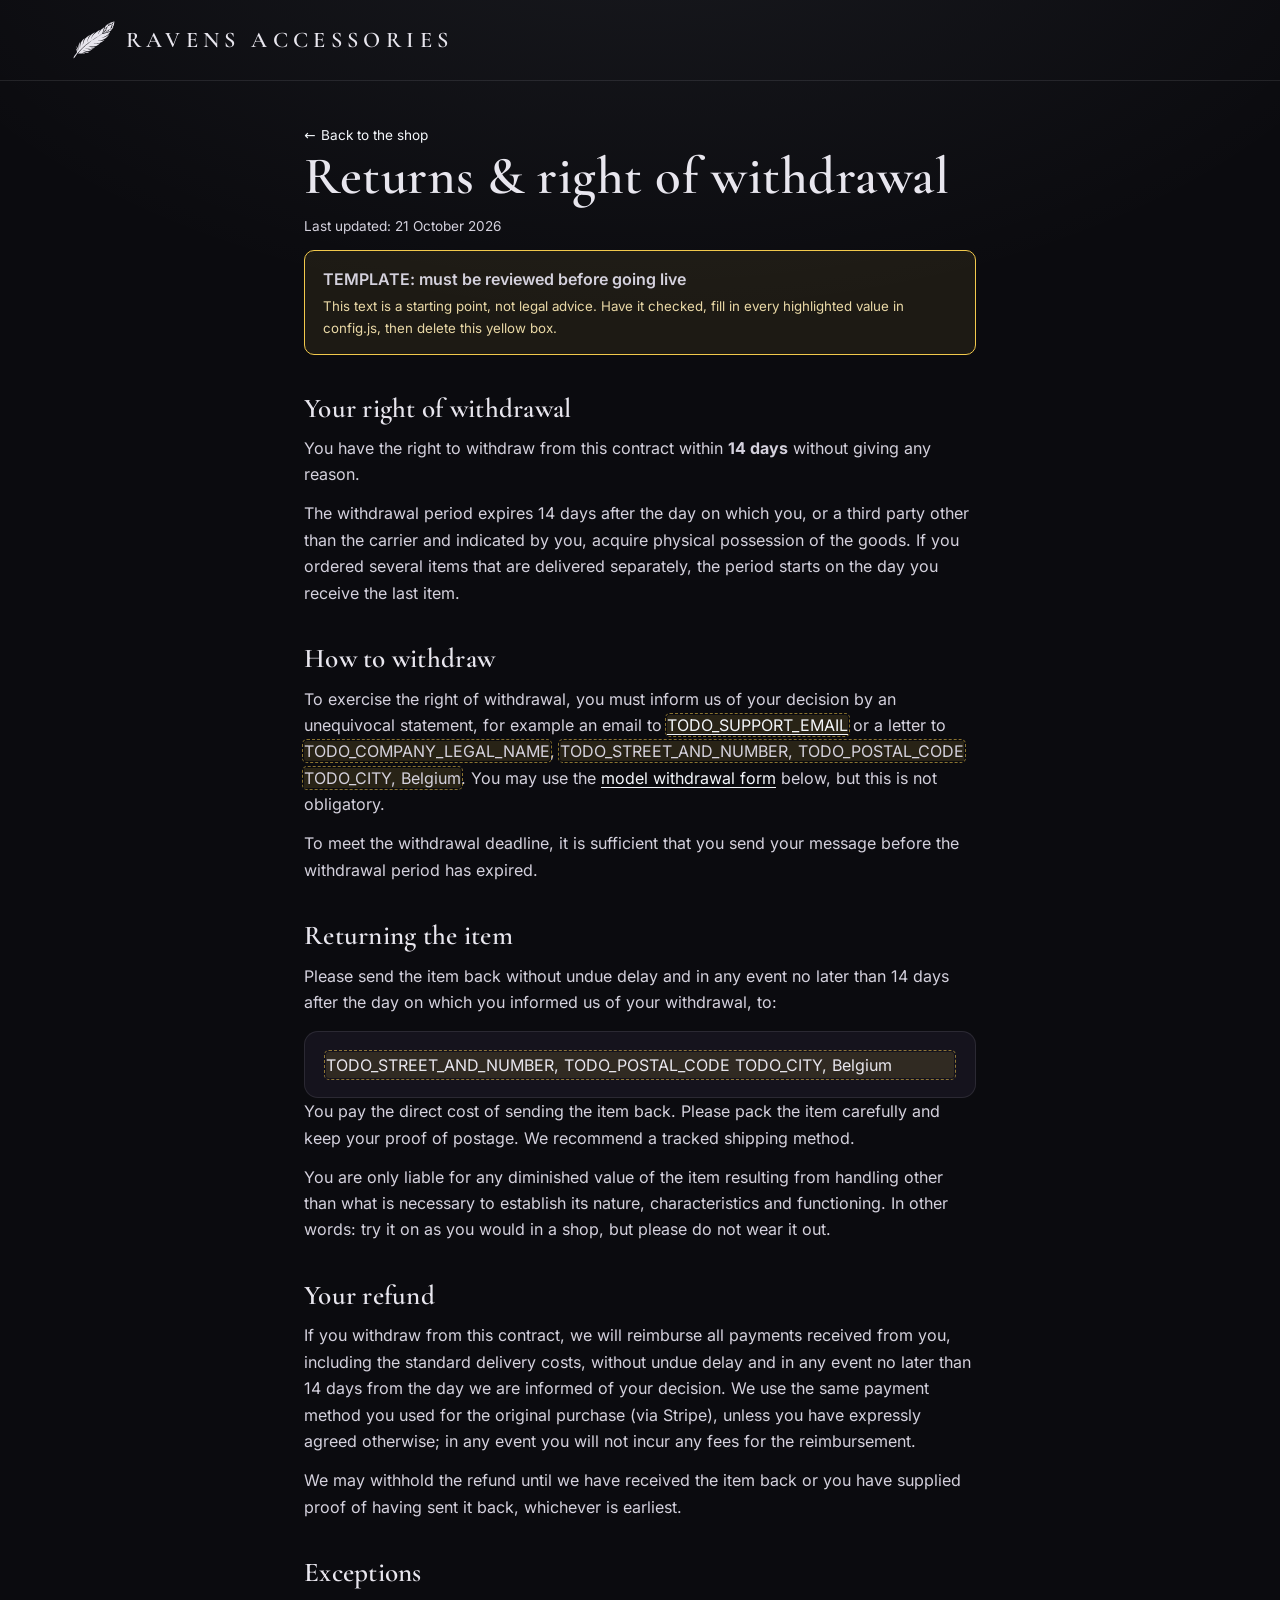
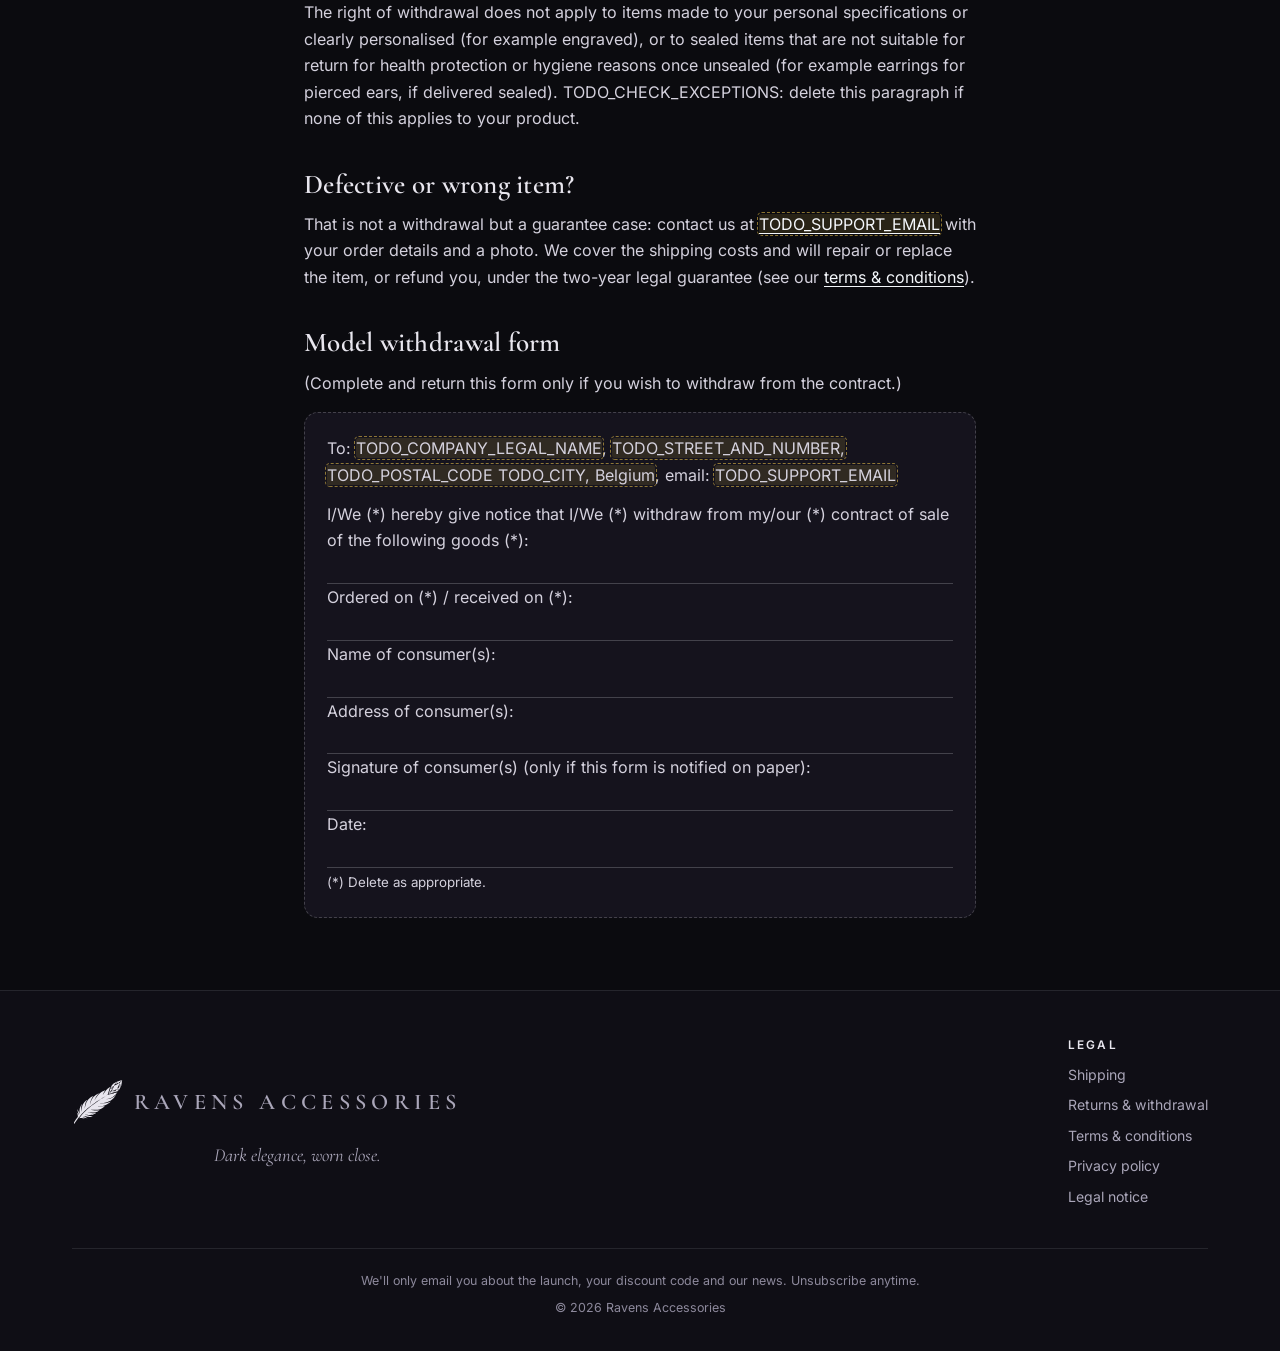
<file: returns.html>
<!doctype html>
<html lang="en" class="no-js">
<head>
  <meta charset="utf-8">
  <meta name="viewport" content="width=device-width, initial-scale=1, viewport-fit=cover">
  <title>Returns &amp; right of withdrawal | Ravens Accessories</title>
  <meta name="description" content="14-day right of withdrawal, how to return an order and the model withdrawal form.">
  <meta name="theme-color" content="#0b0b0f">
  <link rel="icon" href="favicon.ico" sizes="48x48">
  <link rel="icon" href="favicon.svg" type="image/svg+xml">
  <link rel="apple-touch-icon" href="apple-touch-icon.png">
  <link rel="manifest" href="site.webmanifest">
  <link rel="stylesheet" href="css/styles.css">
  <script src="config.js" defer></script>
  <script src="js/site.js" defer></script>
</head>
<body data-page="returns" data-title="Returns &amp; right of withdrawal">
  <a class="skip-link" href="#main">Skip to content</a>

  <header class="site-header">
    <div class="container site-header__inner">
      <a class="brand" href="./">
        <img class="brand__logo" src="images/logo-light.svg" alt="" width="40" height="40" data-logo>
        <span class="brand__name" data-cfg="brand.name">Ravens Accessories</span>
      </a>
    </div>
  </header>

  <main id="main" class="page">
    <div class="container page__inner">
      <a class="back-link" href="./">← <span data-label="backToShop">Back to the shop</span></a>
      <h1>Returns &amp; right of withdrawal</h1>
      <p class="page__meta">Last updated: <span data-var="lastUpdated">TODO_LEGAL_LAST_UPDATED</span></p>
      <p class="template-note" role="note">TEMPLATE: must be reviewed before going live
        <small>This text is a starting point, not legal advice. Have it checked, fill in every highlighted value in config.js, then delete this yellow box.</small></p>

      <h2>Your right of withdrawal</h2>
      <p>You have the right to withdraw from this contract within <strong><span data-var="withdrawalDays">14</span> days</strong> without giving any reason.</p>
      <p>The withdrawal period expires <span data-var="withdrawalDays">14</span> days after the day on which you, or a third party other than the carrier and indicated by you, acquire physical possession of the goods. If you ordered several items that are delivered separately, the period starts on the day you receive the last item.</p>

      <h2>How to withdraw</h2>
      <p>To exercise the right of withdrawal, you must inform us of your decision by an unequivocal statement, for example an email to <a data-var="email" data-mailto href="#">TODO_SUPPORT_EMAIL</a> or a letter to <span data-var="companyName">TODO_COMPANY_LEGAL_NAME</span>, <span data-var="address">TODO_ADDRESS</span>. You may use the <a href="#withdrawal-form">model withdrawal form</a> below, but this is not obligatory.</p>
      <p>To meet the withdrawal deadline, it is sufficient that you send your message before the withdrawal period has expired.</p>

      <h2>Returning the item</h2>
      <p>Please send the item back without undue delay and in any event no later than 14 days after the day on which you informed us of your withdrawal, to:</p>
      <div class="info-card"><address data-var="returnAddress">TODO_RETURN_ADDRESS</address></div>
      <p><span data-var="returnCostText">You pay the direct cost of sending the item back.</span> Please pack the item carefully and keep your proof of postage. We recommend a tracked shipping method.</p>
      <p>You are only liable for any diminished value of the item resulting from handling other than what is necessary to establish its nature, characteristics and functioning. In other words: try it on as you would in a shop, but please do not wear it out.</p>

      <h2>Your refund</h2>
      <p>If you withdraw from this contract, we will reimburse all payments received from you, including the standard delivery costs, without undue delay and in any event no later than <span data-var="refundDays">14</span> days from the day we are informed of your decision. We use the same payment method you used for the original purchase (via Stripe), unless you have expressly agreed otherwise; in any event you will not incur any fees for the reimbursement.</p>
      <p>We may withhold the refund until we have received the item back or you have supplied proof of having sent it back, whichever is earliest.</p>

      <h2>Exceptions</h2>
      <p>The right of withdrawal does not apply to items made to your personal specifications or clearly personalised (for example engraved), or to sealed items that are not suitable for return for health protection or hygiene reasons once unsealed (for example earrings for pierced ears, if delivered sealed). TODO_CHECK_EXCEPTIONS: delete this paragraph if none of this applies to your product.</p>

      <h2>Defective or wrong item?</h2>
      <p>That is not a withdrawal but a guarantee case: contact us at <a data-var="email" data-mailto href="#">TODO_SUPPORT_EMAIL</a> with your order details and a photo. We cover the shipping costs and will repair or replace the item, or refund you, under the two-year legal guarantee (see our <a href="terms.html">terms &amp; conditions</a>).</p>

      <h2 id="withdrawal-form">Model withdrawal form</h2>
      <p>(Complete and return this form only if you wish to withdraw from the contract.)</p>
      <div class="withdrawal-form">
        <p>To: <span data-var="companyName">TODO_COMPANY_LEGAL_NAME</span>, <span data-var="address">TODO_ADDRESS</span>, email: <span data-var="email">TODO_SUPPORT_EMAIL</span></p>
        <p>I/We (*) hereby give notice that I/We (*) withdraw from my/our (*) contract of sale of the following goods (*):</p>
        <span class="line" aria-hidden="true"></span>
        <p>Ordered on (*) / received on (*):</p>
        <span class="line" aria-hidden="true"></span>
        <p>Name of consumer(s):</p>
        <span class="line" aria-hidden="true"></span>
        <p>Address of consumer(s):</p>
        <span class="line" aria-hidden="true"></span>
        <p>Signature of consumer(s) (only if this form is notified on paper):</p>
        <span class="line" aria-hidden="true"></span>
        <p>Date:</p>
        <span class="line" aria-hidden="true"></span>
        <p><small>(*) Delete as appropriate.</small></p>
      </div>
    </div>
  </main>

  <footer class="site-footer site-footer--plain">
    <div class="container">
      <div class="footer__grid">
        <div class="footer__brand">
          <a class="brand" href="./">
            <img class="brand__logo" src="images/logo-light.svg" alt="" width="52" height="52" data-logo>
            <span class="brand__name" data-cfg="brand.name">Ravens Accessories</span>
          </a>
          <p class="footer__tagline" data-cfg="brand.tagline"></p>
        </div>
        <nav aria-labelledby="footer-legal">
          <h2 class="footer__heading" id="footer-legal">Legal</h2>
          <ul class="footer__links">
            <li><a href="shipping.html">Shipping</a></li>
            <li><a href="returns.html" aria-current="page">Returns &amp; withdrawal</a></li>
            <li><a href="terms.html">Terms &amp; conditions</a></li>
            <li><a href="privacy.html">Privacy policy</a></li>
            <li><a href="legal-notice.html">Legal notice</a></li>
          </ul>
        </nav>
        <div data-if-filled="email">
          <h2 class="footer__heading">Contact</h2>
          <div class="footer__contact">
            <a data-var="email" data-mailto href="#">TODO_SUPPORT_EMAIL</a>
            <span data-if="phone" data-var="phone"></span>
          </div>
        </div>
      </div>
      <div class="footer__bottom">
        <p data-cfg="footer.note"></p>
        <p>© <span data-var="year"></span> <span data-cfg="brand.name">Ravens Accessories</span><span data-if-filled="companyName"> · <span data-var="companyName"></span></span></p>
      </div>
    </div>
  </footer>
</body>
</html>
</file>
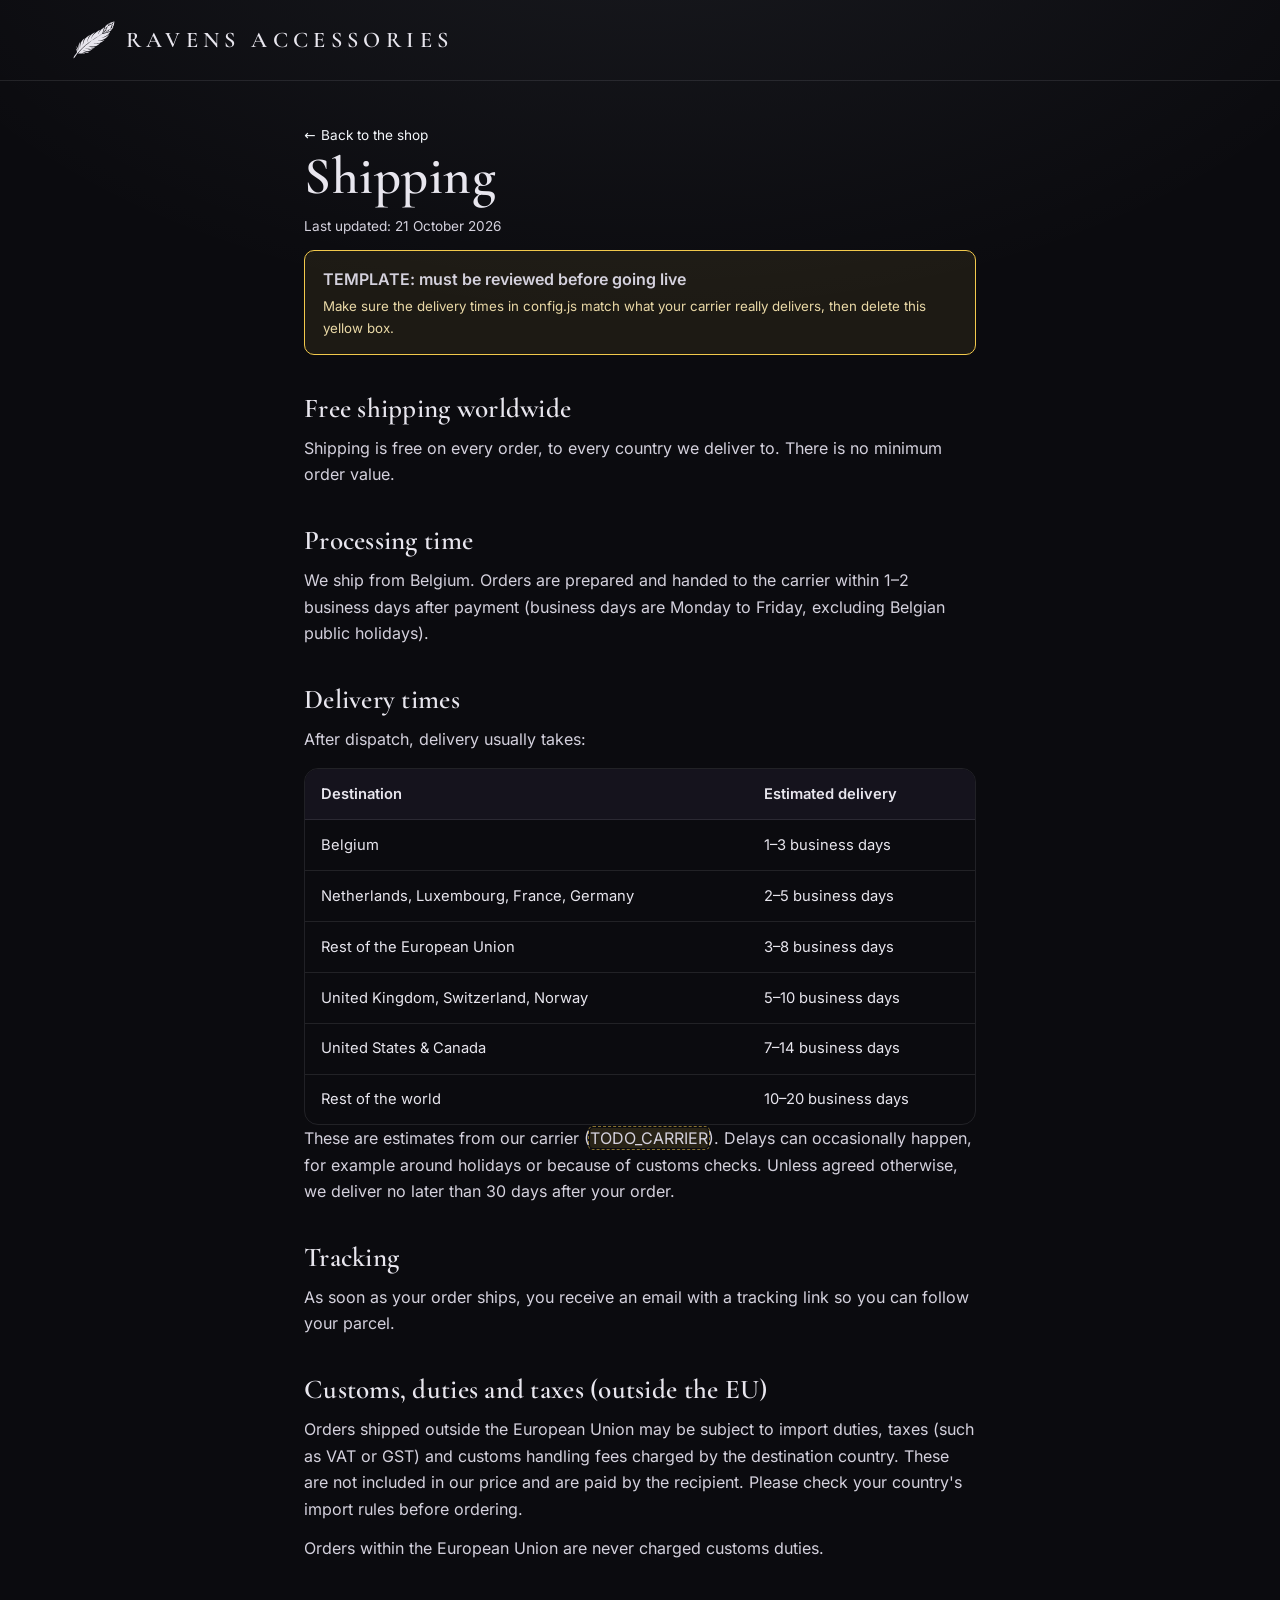
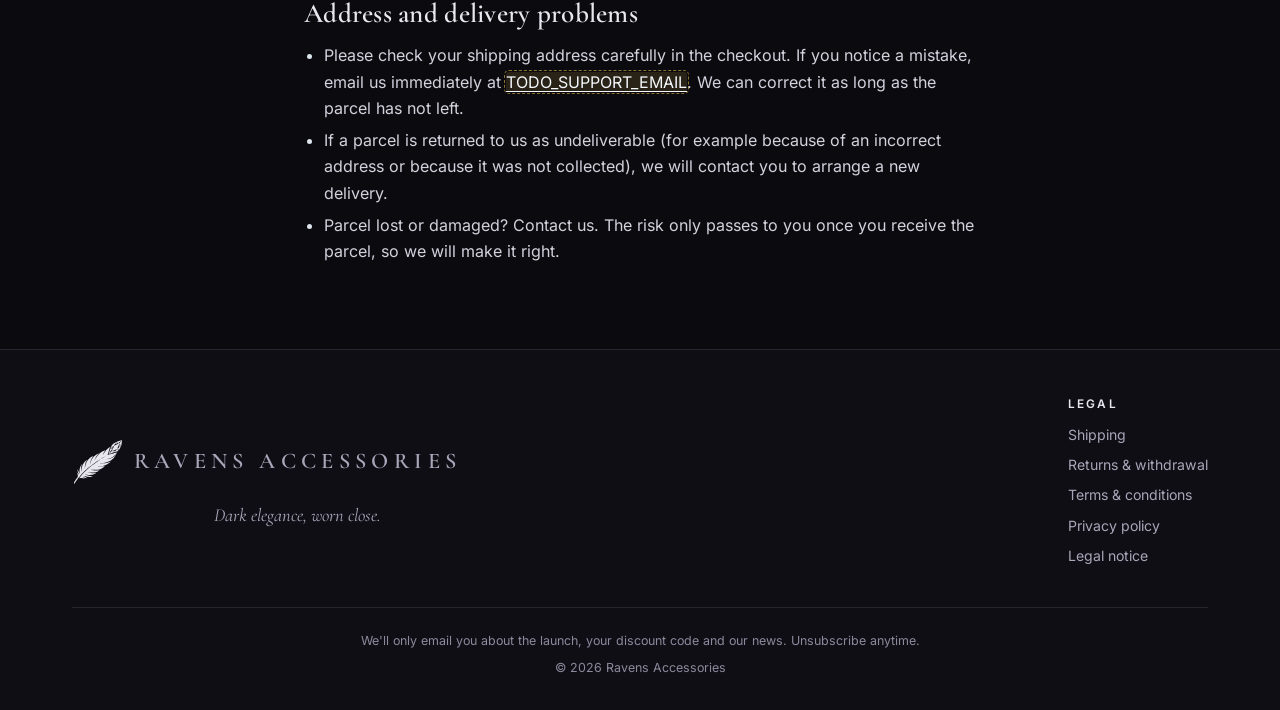
<file: shipping.html>
<!doctype html>
<html lang="en" class="no-js">
<head>
  <meta charset="utf-8">
  <meta name="viewport" content="width=device-width, initial-scale=1, viewport-fit=cover">
  <title>Shipping | Ravens Accessories</title>
  <meta name="description" content="Free worldwide shipping: processing times, delivery times per region, tracking and customs information.">
  <meta name="theme-color" content="#0b0b0f">
  <link rel="icon" href="favicon.ico" sizes="48x48">
  <link rel="icon" href="favicon.svg" type="image/svg+xml">
  <link rel="apple-touch-icon" href="apple-touch-icon.png">
  <link rel="manifest" href="site.webmanifest">
  <link rel="stylesheet" href="css/styles.css">
  <script src="config.js" defer></script>
  <script src="js/site.js" defer></script>
</head>
<body data-page="shipping" data-title="Shipping">
  <a class="skip-link" href="#main">Skip to content</a>

  <header class="site-header">
    <div class="container site-header__inner">
      <a class="brand" href="./">
        <img class="brand__logo" src="images/logo-light.svg" alt="" width="40" height="40" data-logo>
        <span class="brand__name" data-cfg="brand.name">Ravens Accessories</span>
      </a>
    </div>
  </header>

  <main id="main" class="page">
    <div class="container page__inner">
      <a class="back-link" href="./">← <span data-label="backToShop">Back to the shop</span></a>
      <h1>Shipping</h1>
      <p class="page__meta">Last updated: <span data-var="lastUpdated">TODO_LEGAL_LAST_UPDATED</span></p>
      <p class="template-note" role="note">TEMPLATE: must be reviewed before going live
        <small>Make sure the delivery times in config.js match what your carrier really delivers, then delete this yellow box.</small></p>

      <h2>Free shipping worldwide</h2>
      <p>Shipping is free on every order, to every country we deliver to. There is no minimum order value.</p>

      <h2>Processing time</h2>
      <p>We ship from <span data-var="shipsFrom">Belgium</span>. Orders are prepared and handed to the carrier within <span data-var="processingTime">1–2 business days</span> after payment (business days are Monday to Friday, excluding Belgian public holidays).</p>

      <h2>Delivery times</h2>
      <p>After dispatch, delivery usually takes:</p>
      <div class="table-wrap">
        <table>
          <thead><tr><th scope="col">Destination</th><th scope="col">Estimated delivery</th></tr></thead>
          <tbody data-render="delivery-times"></tbody>
        </table>
      </div>
      <p>These are estimates from our carrier (<span data-var="carrier">TODO_CARRIER</span>). Delays can occasionally happen, for example around holidays or because of customs checks. Unless agreed otherwise, we deliver no later than 30 days after your order.</p>

      <h2>Tracking</h2>
      <p>As soon as your order ships, you receive an email with a tracking link so you can follow your parcel.</p>

      <h2>Customs, duties and taxes (outside the EU)</h2>
      <p data-var="customsNote">Orders shipped outside the European Union may be subject to import duties, taxes and customs fees charged by the destination country. These are paid by the recipient.</p>
      <p>Orders within the European Union are never charged customs duties.</p>

      <h2>Address and delivery problems</h2>
      <ul>
        <li>Please check your shipping address carefully in the checkout. If you notice a mistake, email us immediately at <a data-var="email" data-mailto href="#">TODO_SUPPORT_EMAIL</a>. We can correct it as long as the parcel has not left.</li>
        <li>If a parcel is returned to us as undeliverable (for example because of an incorrect address or because it was not collected), we will contact you to arrange a new delivery.</li>
        <li>Parcel lost or damaged? Contact us. The risk only passes to you once you receive the parcel, so we will make it right.</li>
      </ul>
    </div>
  </main>

  <footer class="site-footer site-footer--plain">
    <div class="container">
      <div class="footer__grid">
        <div class="footer__brand">
          <a class="brand" href="./">
            <img class="brand__logo" src="images/logo-light.svg" alt="" width="52" height="52" data-logo>
            <span class="brand__name" data-cfg="brand.name">Ravens Accessories</span>
          </a>
          <p class="footer__tagline" data-cfg="brand.tagline"></p>
        </div>
        <nav aria-labelledby="footer-legal">
          <h2 class="footer__heading" id="footer-legal">Legal</h2>
          <ul class="footer__links">
            <li><a href="shipping.html" aria-current="page">Shipping</a></li>
            <li><a href="returns.html">Returns &amp; withdrawal</a></li>
            <li><a href="terms.html">Terms &amp; conditions</a></li>
            <li><a href="privacy.html">Privacy policy</a></li>
            <li><a href="legal-notice.html">Legal notice</a></li>
          </ul>
        </nav>
        <div data-if-filled="email">
          <h2 class="footer__heading">Contact</h2>
          <div class="footer__contact">
            <a data-var="email" data-mailto href="#">TODO_SUPPORT_EMAIL</a>
            <span data-if="phone" data-var="phone"></span>
          </div>
        </div>
      </div>
      <div class="footer__bottom">
        <p data-cfg="footer.note"></p>
        <p>© <span data-var="year"></span> <span data-cfg="brand.name">Ravens Accessories</span><span data-if-filled="companyName"> · <span data-var="companyName"></span></span></p>
      </div>
    </div>
  </footer>
</body>
</html>
</file>
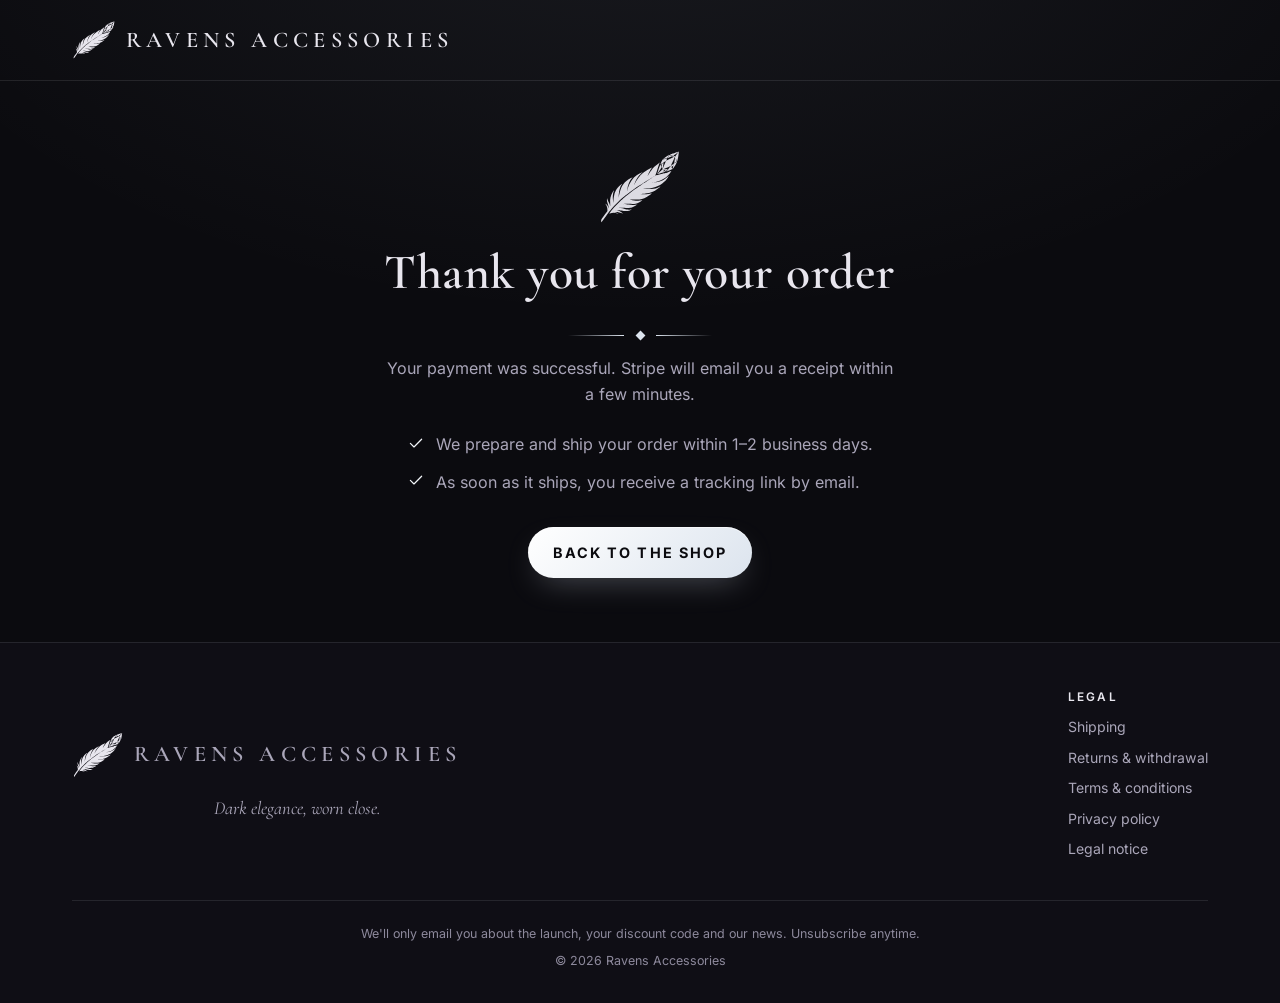
<file: success.html>
<!doctype html>
<html lang="en" class="no-js">
<head>
  <meta charset="utf-8">
  <meta name="viewport" content="width=device-width, initial-scale=1, viewport-fit=cover">
  <title>Thank you | Ravens Accessories</title>
  <meta name="robots" content="noindex, nofollow">
  <meta name="theme-color" content="#0b0b0f">
  <link rel="icon" href="favicon.ico" sizes="48x48">
  <link rel="icon" href="favicon.svg" type="image/svg+xml">
  <link rel="apple-touch-icon" href="apple-touch-icon.png">
  <link rel="manifest" href="site.webmanifest">
  <link rel="stylesheet" href="css/styles.css">
  <script src="config.js" defer></script>
  <script src="js/site.js" defer></script>
</head>
<body data-page="success" data-title="Thank you">
  <a class="skip-link" href="#main">Skip to content</a>

  <header class="site-header">
    <div class="container site-header__inner">
      <a class="brand" href="./">
        <img class="brand__logo" src="images/logo-light.svg" alt="" width="40" height="40" data-logo>
        <span class="brand__name" data-cfg="brand.name">Ravens Accessories</span>
      </a>
    </div>
  </header>

  <main id="main" class="centered-page">
    <div class="container centered-page__inner">
      <img class="centered-page__logo" src="images/logo-light.svg" alt="" width="84" height="84" data-logo>
      <h1 class="section__title" data-cfg="success.title">Thank you for your order</h1>
      <div class="ornament" aria-hidden="true"><span></span></div>
      <p data-cfg="success.message">Your payment was successful. Stripe will email you a receipt within a few minutes.</p>
      <ul class="steps" data-render="success-steps"></ul>
      <a class="btn btn--buy" href="./" data-cfg="success.button">Back to the shop</a>
    </div>
  </main>

  <footer class="site-footer site-footer--plain">
    <div class="container">
      <div class="footer__grid">
        <div class="footer__brand">
          <a class="brand" href="./">
            <img class="brand__logo" src="images/logo-light.svg" alt="" width="52" height="52" data-logo>
            <span class="brand__name" data-cfg="brand.name">Ravens Accessories</span>
          </a>
          <p class="footer__tagline" data-cfg="brand.tagline"></p>
        </div>
        <nav aria-labelledby="footer-legal">
          <h2 class="footer__heading" id="footer-legal">Legal</h2>
          <ul class="footer__links">
            <li><a href="shipping.html">Shipping</a></li>
            <li><a href="returns.html">Returns &amp; withdrawal</a></li>
            <li><a href="terms.html">Terms &amp; conditions</a></li>
            <li><a href="privacy.html">Privacy policy</a></li>
            <li><a href="legal-notice.html">Legal notice</a></li>
          </ul>
        </nav>
        <div data-if-filled="email">
          <h2 class="footer__heading">Contact</h2>
          <div class="footer__contact">
            <a data-var="email" data-mailto href="#">TODO_SUPPORT_EMAIL</a>
            <span data-if="phone" data-var="phone"></span>
          </div>
        </div>
      </div>
      <div class="footer__bottom">
        <p data-cfg="footer.note"></p>
        <p>© <span data-var="year"></span> <span data-cfg="brand.name">Ravens Accessories</span><span data-if-filled="companyName"> · <span data-var="companyName"></span></span></p>
      </div>
    </div>
  </footer>
</body>
</html>
</file>
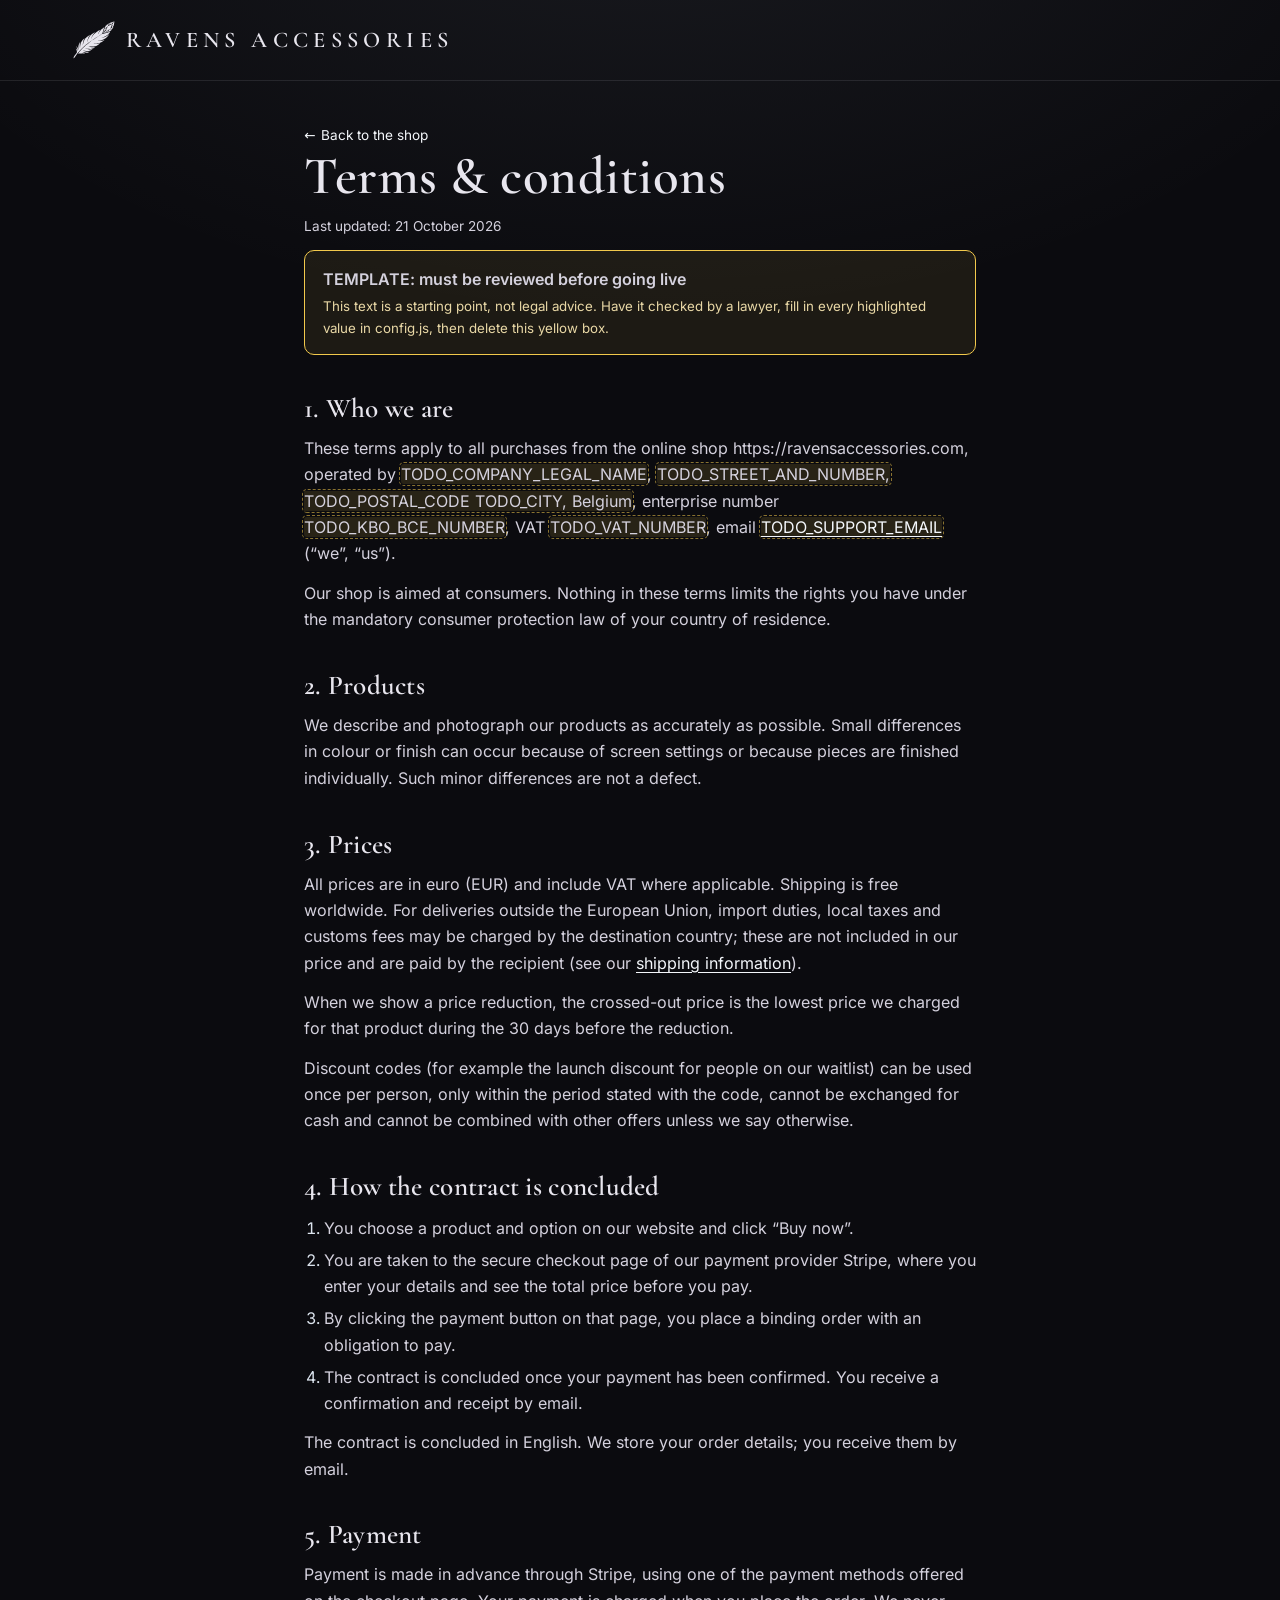
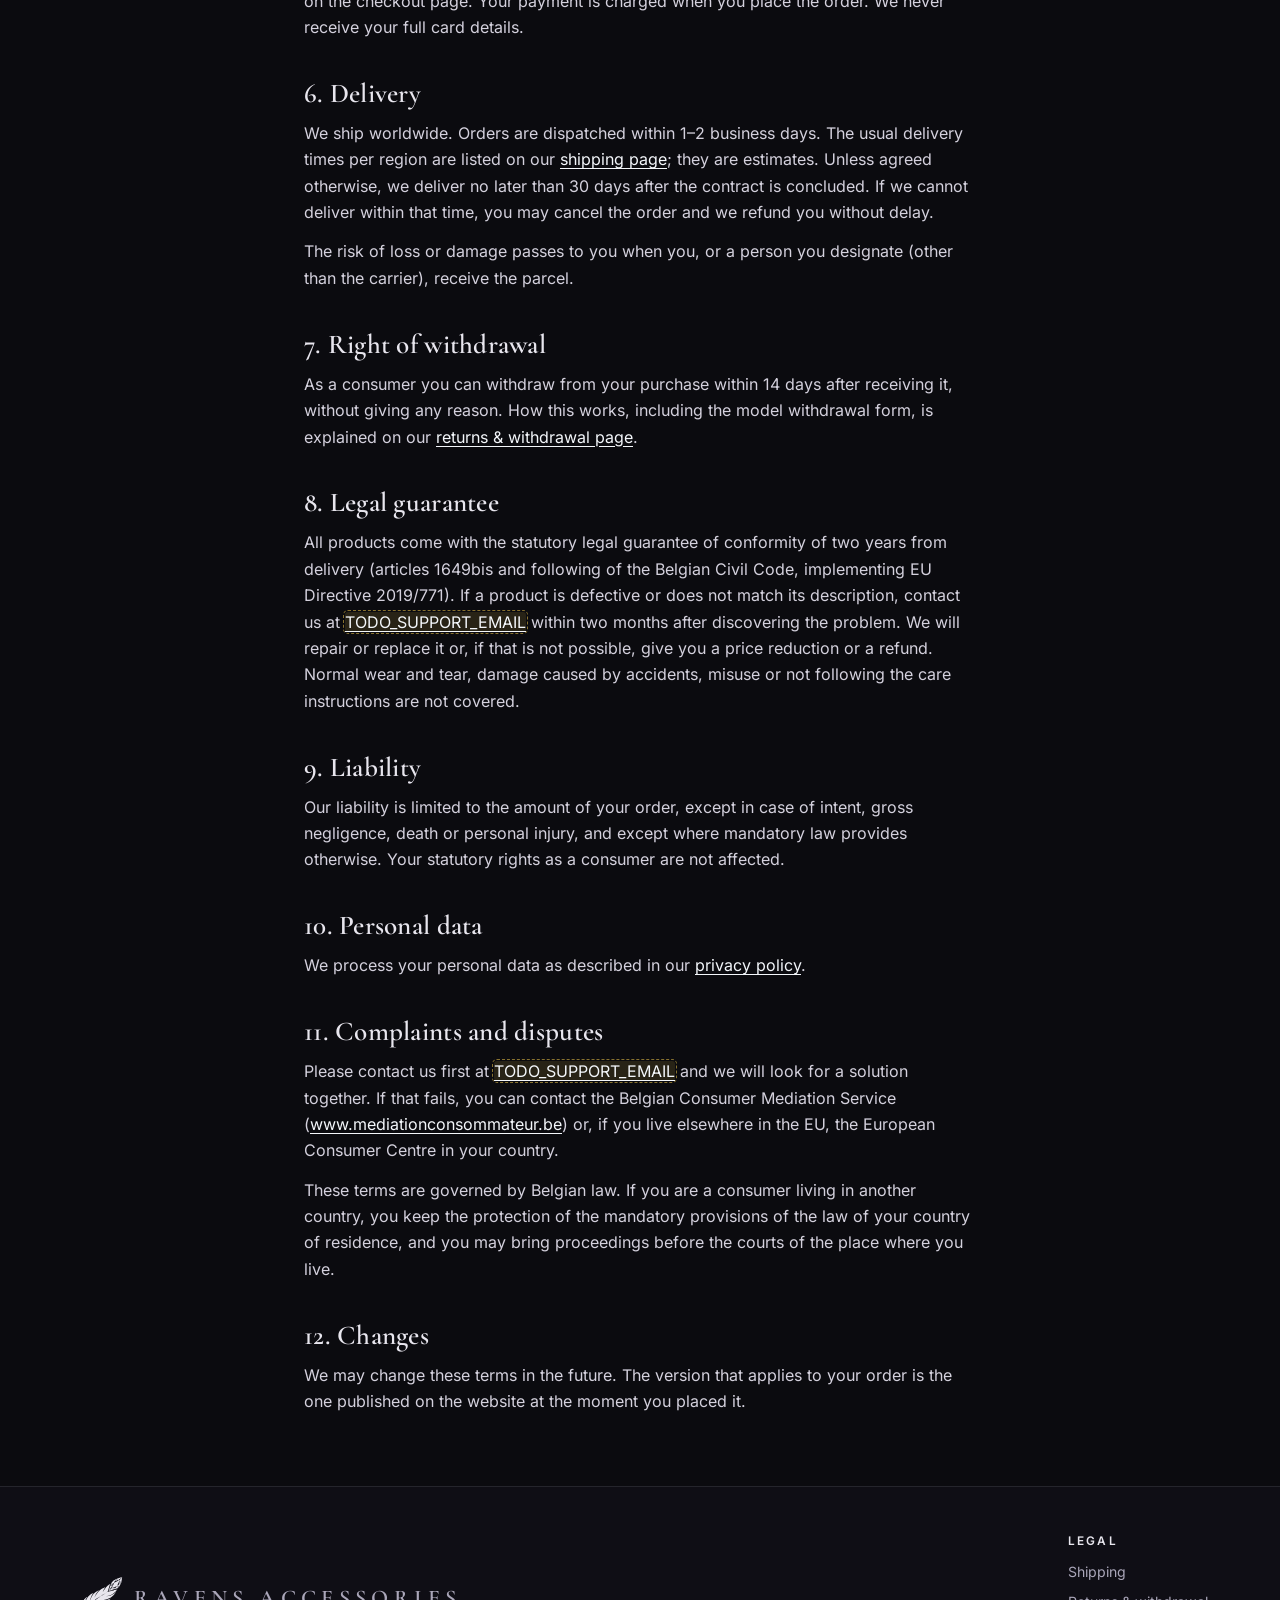
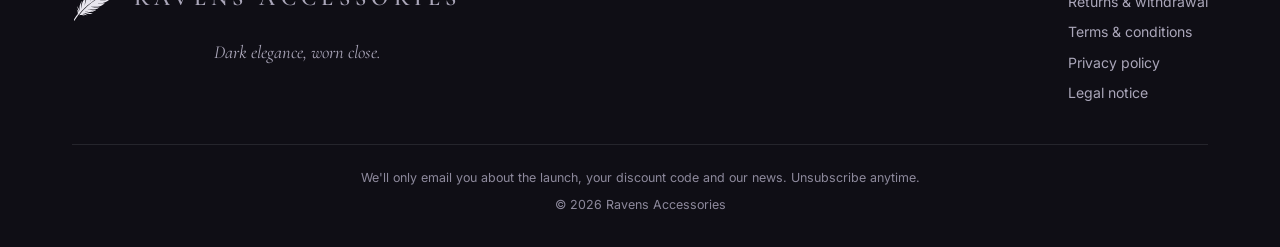
<file: terms.html>
<!doctype html>
<html lang="en" class="no-js">
<head>
  <meta charset="utf-8">
  <meta name="viewport" content="width=device-width, initial-scale=1, viewport-fit=cover">
  <title>Terms &amp; conditions | Ravens Accessories</title>
  <meta name="description" content="General terms and conditions of sale of Ravens Accessories.">
  <meta name="theme-color" content="#0b0b0f">
  <link rel="icon" href="favicon.ico" sizes="48x48">
  <link rel="icon" href="favicon.svg" type="image/svg+xml">
  <link rel="apple-touch-icon" href="apple-touch-icon.png">
  <link rel="manifest" href="site.webmanifest">
  <link rel="stylesheet" href="css/styles.css">
  <script src="config.js" defer></script>
  <script src="js/site.js" defer></script>
</head>
<body data-page="terms" data-title="Terms &amp; conditions">
  <a class="skip-link" href="#main">Skip to content</a>

  <header class="site-header">
    <div class="container site-header__inner">
      <a class="brand" href="./">
        <img class="brand__logo" src="images/logo-light.svg" alt="" width="40" height="40" data-logo>
        <span class="brand__name" data-cfg="brand.name">Ravens Accessories</span>
      </a>
    </div>
  </header>

  <main id="main" class="page">
    <div class="container page__inner">
      <a class="back-link" href="./">← <span data-label="backToShop">Back to the shop</span></a>
      <h1>Terms &amp; conditions</h1>
      <p class="page__meta">Last updated: <span data-var="lastUpdated">TODO_LEGAL_LAST_UPDATED</span></p>
      <p class="template-note" role="note">TEMPLATE: must be reviewed before going live
        <small>This text is a starting point, not legal advice. Have it checked by a lawyer, fill in every highlighted value in config.js, then delete this yellow box.</small></p>

      <h2>1. Who we are</h2>
      <p>These terms apply to all purchases from the online shop <span data-var="website">https://TODO_DOMAIN</span>, operated by <span data-var="companyName">TODO_COMPANY_LEGAL_NAME</span>, <span data-var="address">TODO_ADDRESS</span>, enterprise number <span data-var="enterpriseNumber">TODO_KBO_BCE_NUMBER</span>, VAT <span data-var="vatNumber">TODO_VAT_NUMBER</span>, email <a data-var="email" data-mailto href="#">TODO_SUPPORT_EMAIL</a> (“we”, “us”).</p>
      <p>Our shop is aimed at consumers. Nothing in these terms limits the rights you have under the mandatory consumer protection law of your country of residence.</p>

      <h2>2. Products</h2>
      <p>We describe and photograph our products as accurately as possible. Small differences in colour or finish can occur because of screen settings or because pieces are finished individually. Such minor differences are not a defect.</p>

      <h2>3. Prices</h2>
      <p>All prices are in euro (EUR) and include VAT where applicable. Shipping is free worldwide. For deliveries outside the European Union, import duties, local taxes and customs fees may be charged by the destination country; these are not included in our price and are paid by the recipient (see our <a href="shipping.html">shipping information</a>).</p>
      <p>When we show a price reduction, the crossed-out price is the lowest price we charged for that product during the 30 days before the reduction.</p>
      <p>Discount codes (for example the launch discount for people on our waitlist) can be used once per person, only within the period stated with the code, cannot be exchanged for cash and cannot be combined with other offers unless we say otherwise.</p>

      <h2>4. How the contract is concluded</h2>
      <ol>
        <li>You choose a product and option on our website and click “Buy now”.</li>
        <li>You are taken to the secure checkout page of our payment provider Stripe, where you enter your details and see the total price before you pay.</li>
        <li>By clicking the payment button on that page, you place a binding order with an obligation to pay.</li>
        <li>The contract is concluded once your payment has been confirmed. You receive a confirmation and receipt by email.</li>
      </ol>
      <p>The contract is concluded in English. We store your order details; you receive them by email.</p>

      <h2>5. Payment</h2>
      <p>Payment is made in advance through Stripe, using one of the payment methods offered on the checkout page. Your payment is charged when you place the order. We never receive your full card details.</p>

      <h2>6. Delivery</h2>
      <p>We ship worldwide. Orders are dispatched within <span data-var="processingTime">1–2 business days</span>. The usual delivery times per region are listed on our <a href="shipping.html">shipping page</a>; they are estimates. Unless agreed otherwise, we deliver no later than 30 days after the contract is concluded. If we cannot deliver within that time, you may cancel the order and we refund you without delay.</p>
      <p>The risk of loss or damage passes to you when you, or a person you designate (other than the carrier), receive the parcel.</p>

      <h2>7. Right of withdrawal</h2>
      <p>As a consumer you can withdraw from your purchase within <span data-var="withdrawalDays">14</span> days after receiving it, without giving any reason. How this works, including the model withdrawal form, is explained on our <a href="returns.html">returns &amp; withdrawal page</a>.</p>

      <h2>8. Legal guarantee</h2>
      <p>All products come with the statutory legal guarantee of conformity of two years from delivery (articles 1649bis and following of the Belgian Civil Code, implementing EU Directive 2019/771). If a product is defective or does not match its description, contact us at <a data-var="email" data-mailto href="#">TODO_SUPPORT_EMAIL</a> within two months after discovering the problem. We will repair or replace it or, if that is not possible, give you a price reduction or a refund. Normal wear and tear, damage caused by accidents, misuse or not following the care instructions are not covered.</p>

      <h2>9. Liability</h2>
      <p>Our liability is limited to the amount of your order, except in case of intent, gross negligence, death or personal injury, and except where mandatory law provides otherwise. Your statutory rights as a consumer are not affected.</p>

      <h2>10. Personal data</h2>
      <p>We process your personal data as described in our <a href="privacy.html">privacy policy</a>.</p>

      <h2>11. Complaints and disputes</h2>
      <p>Please contact us first at <a data-var="email" data-mailto href="#">TODO_SUPPORT_EMAIL</a> and we will look for a solution together. If that fails, you can contact the Belgian Consumer Mediation Service (<a href="https://www.mediationconsommateur.be" rel="noopener">www.mediationconsommateur.be</a>) or, if you live elsewhere in the EU, the European Consumer Centre in your country.</p>
      <p>These terms are governed by Belgian law. If you are a consumer living in another country, you keep the protection of the mandatory provisions of the law of your country of residence, and you may bring proceedings before the courts of the place where you live.</p>

      <h2>12. Changes</h2>
      <p>We may change these terms in the future. The version that applies to your order is the one published on the website at the moment you placed it.</p>
    </div>
  </main>

  <footer class="site-footer site-footer--plain">
    <div class="container">
      <div class="footer__grid">
        <div class="footer__brand">
          <a class="brand" href="./">
            <img class="brand__logo" src="images/logo-light.svg" alt="" width="52" height="52" data-logo>
            <span class="brand__name" data-cfg="brand.name">Ravens Accessories</span>
          </a>
          <p class="footer__tagline" data-cfg="brand.tagline"></p>
        </div>
        <nav aria-labelledby="footer-legal">
          <h2 class="footer__heading" id="footer-legal">Legal</h2>
          <ul class="footer__links">
            <li><a href="shipping.html">Shipping</a></li>
            <li><a href="returns.html">Returns &amp; withdrawal</a></li>
            <li><a href="terms.html" aria-current="page">Terms &amp; conditions</a></li>
            <li><a href="privacy.html">Privacy policy</a></li>
            <li><a href="legal-notice.html">Legal notice</a></li>
          </ul>
        </nav>
        <div data-if-filled="email">
          <h2 class="footer__heading">Contact</h2>
          <div class="footer__contact">
            <a data-var="email" data-mailto href="#">TODO_SUPPORT_EMAIL</a>
            <span data-if="phone" data-var="phone"></span>
          </div>
        </div>
      </div>
      <div class="footer__bottom">
        <p data-cfg="footer.note"></p>
        <p>© <span data-var="year"></span> <span data-cfg="brand.name">Ravens Accessories</span><span data-if-filled="companyName"> · <span data-var="companyName"></span></span></p>
      </div>
    </div>
  </footer>
</body>
</html>
</file>
<file: css/styles.css>
/* ==========================================================================
   Ravens Accessories: styles
   Mobile-first. Colours are tokens below; content lives in /config.js.
   ========================================================================== */

/* ---------- Fonts (self-hosted: no requests to Google, GDPR-friendly) ---------- */
@font-face {
  font-family: "Inter";
  font-style: normal;
  font-weight: 100 900;
  font-display: swap;
  src: url("../fonts/inter-latin-wght-normal.woff2") format("woff2");
  unicode-range: U+0000-00FF, U+0131, U+0152-0153, U+02BB-02BC, U+02C6, U+02DA, U+02DC, U+0304, U+0308, U+0329, U+2000-206F, U+20AC, U+2122, U+2191, U+2193, U+2212, U+2215, U+FEFF, U+FFFD;
}
@font-face {
  font-family: "Inter";
  font-style: normal;
  font-weight: 100 900;
  font-display: swap;
  src: url("../fonts/inter-latin-ext-wght-normal.woff2") format("woff2");
  unicode-range: U+0100-02BA, U+02BD-02C5, U+02C7-02CC, U+02CE-02D7, U+02DD-02FF, U+0304, U+0308, U+0329, U+1D00-1DBF, U+1E00-1E9F, U+1EF2-1EFF, U+2020, U+20A0-20AB, U+20AD-20C0, U+2113, U+2C60-2C7F, U+A720-A7FF;
}
@font-face {
  font-family: "Cormorant Garamond";
  font-style: normal;
  font-weight: 300 700;
  font-display: swap;
  src: url("../fonts/cormorant-garamond-latin-wght-normal.woff2") format("woff2");
  unicode-range: U+0000-00FF, U+0131, U+0152-0153, U+02BB-02BC, U+02C6, U+02DA, U+02DC, U+0304, U+0308, U+0329, U+2000-206F, U+20AC, U+2122, U+2191, U+2193, U+2212, U+2215, U+FEFF, U+FFFD;
}
@font-face {
  font-family: "Cormorant Garamond";
  font-style: normal;
  font-weight: 300 700;
  font-display: swap;
  src: url("../fonts/cormorant-garamond-latin-ext-wght-normal.woff2") format("woff2");
  unicode-range: U+0100-02BA, U+02BD-02C5, U+02C7-02CC, U+02CE-02D7, U+02DD-02FF, U+0304, U+0308, U+0329, U+1D00-1DBF, U+1E00-1E9F, U+1EF2-1EFF, U+2020, U+20A0-20AB, U+20AD-20C0, U+2113, U+2C60-2C7F, U+A720-A7FF;
}
@font-face {
  font-family: "Cormorant Garamond";
  font-style: italic;
  font-weight: 300 700;
  font-display: swap;
  src: url("../fonts/cormorant-garamond-latin-wght-italic.woff2") format("woff2");
  unicode-range: U+0000-00FF, U+0131, U+0152-0153, U+02BB-02BC, U+02C6, U+02DA, U+02DC, U+0304, U+0308, U+0329, U+2000-206F, U+20AC, U+2122, U+2191, U+2193, U+2212, U+2215, U+FEFF, U+FFFD;
}

/* ---------- Tokens ---------- */
:root {
  --bg: #0b0b0f;
  --bg-2: #0f0e15;
  --surface: #15131d;
  --surface-2: #1d1a28;
  --line: rgba(232, 230, 238, 0.1);
  --line-strong: rgba(232, 230, 238, 0.22);
  --text: #e8e6ee;          /* 16.6:1 on --bg */
  --text-muted: #aaa6b9;    /*  8.1:1 on --bg */
  --text-faint: #8d899c;    /*  5.6:1 on --bg */
  --snow: #f4f7fb;          /* snowy white accent: 18:1 on --bg */
  --snow-2: #dce4ee;        /* deeper snow for lines, borders, gradients */
  --on-snow: #0b0b0f;       /* text on snowy backgrounds: 18:1 */
  --ok: #9fe2bf;
  --warn: #f2c94c;

  --font-serif: "Cormorant Garamond", "Cormorant", Garamond, "Times New Roman", serif;
  --font-sans: "Inter", system-ui, -apple-system, "Segoe UI", Roboto, "Helvetica Neue", Arial, sans-serif;

  --radius: 14px;
  --radius-sm: 8px;
  --container: 1200px;
  --gutter: 16px;
  --sticky-h: 76px;
  --ease: cubic-bezier(0.2, 0.7, 0.2, 1);
}
@media (min-width: 640px) { :root { --gutter: 24px; } }
@media (min-width: 1024px) { :root { --gutter: 32px; } }

/* ---------- Base ---------- */
*, *::before, *::after { box-sizing: border-box; }
html {
  color-scheme: dark;
  -webkit-text-size-adjust: 100%;
  text-size-adjust: 100%;
  scroll-padding-top: 1rem;
}
@media (prefers-reduced-motion: no-preference) { html { scroll-behavior: smooth; } }
html.is-locked { overflow: hidden; }

body {
  margin: 0;
  min-height: 100vh;
  background:
    radial-gradient(ellipse 90% 40rem at 50% -8rem, rgba(205, 220, 240, 0.07), transparent 70%),
    var(--bg);
  color: var(--text);
  font: 400 1rem/1.65 var(--font-sans);
  -webkit-font-smoothing: antialiased;
  -moz-osx-font-smoothing: grayscale;
  overflow-x: clip;
}
img, svg { display: block; max-width: 100%; }
img { height: auto; }
a { color: inherit; text-underline-offset: 0.18em; }
button { font: inherit; color: inherit; }
p { margin: 0; }
h1, h2, h3 {
  margin: 0;
  font-family: var(--font-serif);
  font-weight: 600;
  line-height: 1.1;
  letter-spacing: 0.01em;
  text-wrap: balance;
  overflow-wrap: break-word;
}
[hidden] { display: none !important; }

:focus-visible {
  outline: 2px solid var(--snow);
  outline-offset: 3px;
  border-radius: 4px;
}

.visually-hidden {
  position: absolute !important;
  width: 1px; height: 1px;
  padding: 0; margin: -1px;
  overflow: hidden;
  clip: rect(0 0 0 0);
  white-space: nowrap;
  border: 0;
}

.skip-link {
  position: absolute;
  left: 1rem; top: -100px;
  z-index: 100;
  padding: 0.75rem 1rem;
  background: var(--text);
  color: var(--bg);
  font-weight: 600;
  border-radius: var(--radius-sm);
  text-decoration: none;
}
.skip-link:focus { top: 1rem; }

.container {
  width: 100%;
  max-width: var(--container);
  margin-inline: auto;
  padding-inline: var(--gutter);
}

.icon { flex: 0 0 auto; }

/* Values still containing TODO_ are highlighted so they are easy to spot */
.is-todo {
  background: rgba(242, 201, 76, 0.12);
  outline: 1px dashed rgba(242, 201, 76, 0.55);
  outline-offset: 1px;
  border-radius: 3px;
}

.noscript, .config-error {
  padding: 1rem var(--gutter);
  background: #3a1020;
  color: #fff;
  text-align: center;
  font-weight: 600;
}

/* ---------- Buttons ---------- */
.btn {
  display: inline-flex;
  align-items: center;
  justify-content: center;
  gap: 0.6rem;
  min-height: 48px;
  padding: 0.85rem 1.6rem;
  border: 0;
  border-radius: 999px;
  font-size: 0.9rem;
  font-weight: 700;
  letter-spacing: 0.14em;
  text-transform: uppercase;
  text-decoration: none;
  cursor: pointer;
  transition: transform 0.15s var(--ease), box-shadow 0.25s var(--ease), filter 0.2s;
  -webkit-tap-highlight-color: transparent;
}
.btn--buy {
  color: var(--on-snow);
  background: linear-gradient(135deg, #ffffff 0%, var(--snow-2) 100%);
  box-shadow: 0 12px 32px -12px rgba(220, 230, 245, 0.35), inset 0 1px 0 rgba(255, 255, 255, 0.6);
}
.btn--buy:hover { filter: brightness(1.04); transform: translateY(-1px); box-shadow: 0 16px 40px -12px rgba(220, 230, 245, 0.5), inset 0 1px 0 rgba(255, 255, 255, 0.7); }
.btn--buy:active { transform: translateY(0); }
.btn--buy[aria-disabled="true"] {
  background: var(--surface-2);
  color: var(--text-muted);
  box-shadow: none;
  cursor: not-allowed;
  transform: none;
  filter: none;
}
.btn--ghost {
  background: transparent;
  color: var(--text);
  border: 1px solid var(--line-strong);
}
.btn--ghost:hover { border-color: var(--snow-2); background: rgba(244, 247, 251, 0.07); }

/* ==========================================================================
   TOP BARS
   ========================================================================== */
.sale-bar {
  background: linear-gradient(90deg, #e3e9f2 0%, #f8fafd 50%, #e3e9f2 100%);
  color: var(--on-snow);
}
.sale-bar__inner {
  display: flex;
  flex-direction: column;
  align-items: center;
  gap: 0.45rem;
  padding-block: 0.55rem 0.6rem;
  text-align: center;
}
.sale-bar__title {
  font-size: 0.92rem;
  font-weight: 800;
  letter-spacing: 0.1em;
  text-transform: uppercase;
  line-height: 1.25;
}
.sale-bar__subtitle {
  margin-top: 0.1rem;
  font-size: 0.68rem;
  font-weight: 600;
  letter-spacing: 0.14em;
  text-transform: uppercase;
  opacity: 0.92;
}
.countdown { display: flex; align-items: flex-start; gap: 0.3rem; }
.countdown__unit { display: flex; flex-direction: column; align-items: center; gap: 0.2rem; }
.countdown__value {
  display: grid;
  place-items: center;
  min-width: 2.5rem;
  height: 2.25rem;
  padding: 0 0.3rem;
  background: rgba(11, 11, 15, 0.88);
  border-radius: 6px;
  box-shadow: inset 0 0 0 1px rgba(255, 255, 255, 0.1);
  color: #fff;
  font-size: 1.15rem;
  font-weight: 700;
  line-height: 1;
  font-variant-numeric: tabular-nums;
}
.countdown__label {
  font-size: 0.58rem;
  font-weight: 600;
  letter-spacing: 0.12em;
  text-transform: uppercase;
  opacity: 0.92;
}
.countdown__sep { font-weight: 700; line-height: 2.25rem; opacity: 0.85; }
/* Wishlist mode without a running countdown: one centred line */
.sale-bar--simple .sale-bar__inner { justify-content: center; text-align: center; padding-block: 0.7rem; }

@media (min-width: 640px) {
  .sale-bar__inner {
    flex-direction: row;
    justify-content: space-between;
    text-align: left;
    padding-block: 0.6rem;
  }
  .sale-bar__title { font-size: 1.05rem; }
  .sale-bar__subtitle { font-size: 0.72rem; }
  .countdown__value { min-width: 2.9rem; height: 2.5rem; font-size: 1.3rem; }
  .countdown__sep { line-height: 2.5rem; }
}

/* Marquee */
.marquee {
  position: relative;
  overflow: hidden;
  background: #000;
  color: #fff;
  border-bottom: 1px solid var(--line);
}
.marquee__track {
  display: flex;
  width: max-content;
  animation: marquee var(--marquee-duration, 30s) linear infinite;
  will-change: transform;
}
.marquee:hover .marquee__track { animation-play-state: paused; }
.marquee__group { display: flex; flex-shrink: 0; }
.marquee__item {
  padding: 0.55rem 1.75rem;
  font-size: 0.76rem;
  font-weight: 700;
  letter-spacing: 0.16em;
  text-transform: uppercase;
  white-space: nowrap;
}
@keyframes marquee {
  from { transform: translate3d(0, 0, 0); }
  to { transform: translate3d(-50%, 0, 0); }
}
.marquee--static .marquee__track { animation: none; width: auto; justify-content: center; }
.marquee--static .marquee__group { flex-wrap: wrap; justify-content: center; flex-shrink: 1; }
.marquee--static .marquee__item { padding-inline: 1rem; white-space: normal; text-align: center; }

/* ==========================================================================
   HEADER
   ========================================================================== */
.site-header { border-bottom: 1px solid var(--line); }
.site-header__inner {
  display: flex;
  align-items: center;
  justify-content: center;
  gap: 1rem;
  min-height: 68px;
}
.brand {
  display: inline-flex;
  align-items: center;
  gap: 0.6rem;
  text-decoration: none;
}
.brand__logo { width: 36px; height: 36px; }
.brand__name {
  font-family: var(--font-serif);
  font-size: 1.12rem;
  font-weight: 600;
  letter-spacing: 0.24em;
  text-transform: uppercase;
  white-space: nowrap;
}
.site-nav { display: none; }
.site-nav ul { display: flex; gap: 1.75rem; margin: 0; padding: 0; list-style: none; }
.site-nav a {
  color: var(--text-muted);
  font-size: 0.78rem;
  font-weight: 600;
  letter-spacing: 0.16em;
  text-transform: uppercase;
  text-decoration: none;
}
.site-nav a:hover { color: var(--text); }
.back-link {
  display: inline-flex;
  align-items: center;
  gap: 0.35rem;
  color: var(--text-muted);
  font-size: 0.85rem;
  text-decoration: none;
}
.back-link:hover { color: var(--text); }

@media (max-width: 359px) { .brand__name { font-size: 1rem; letter-spacing: 0.16em; } .brand__logo { width: 32px; height: 32px; } }
@media (min-width: 380px) { .brand__name { font-size: 1.25rem; } .brand__logo { width: 40px; height: 40px; } }
@media (min-width: 960px) {
  .site-header__inner { justify-content: space-between; min-height: 80px; }
  .site-nav { display: block; }
  .brand__name { font-size: 1.4rem; }
  .brand__logo { width: 44px; height: 44px; }
}
.site-header--simple .site-header__inner { justify-content: space-between; }

/* ==========================================================================
   SNOW BANNER (under the header)
   Phones: full width, text on a dark band above the photo.
   Desktop: inside the page width, the photo fades in from the dark on the left.
   ========================================================================== */
.snow-banner__wrap { padding-inline: 0; }
.snow-banner__frame {
  position: relative;
  overflow: hidden;
  aspect-ratio: 375 / 293;
  background: var(--bg);
  isolation: isolate;
}
.snow-banner__stage {
  position: absolute;
  top: 19%;
  left: 50%;
  height: 86%;
  aspect-ratio: 1536 / 688;
  transform: translateX(-50%);
  -webkit-mask-image: linear-gradient(180deg, transparent 0, #000 16%);
  mask-image: linear-gradient(180deg, transparent 0, #000 16%);
}
.snow-banner__img {
  display: block;
  width: 100%;
  height: 100%;
  object-fit: cover;
  filter: brightness(calc(1 + var(--glow, 0) * 0.05)) saturate(calc(1 + var(--glow, 0) * 0.05));
  user-select: none;
  -webkit-user-drag: none;
}
/* the light band that sweeps across the earring (only visible on the earring) */
.snow-banner__shine {
  position: absolute;
  inset: 0;
  overflow: hidden;
  pointer-events: none;
  mix-blend-mode: screen;
  -webkit-mask-image: radial-gradient(ellipse var(--shine-rx, 14%) var(--shine-ry, 30%) at var(--shine-x, 50%) var(--shine-y, 50%), #000 62%, transparent 100%);
  mask-image: radial-gradient(ellipse var(--shine-rx, 14%) var(--shine-ry, 30%) at var(--shine-x, 50%) var(--shine-y, 50%), #000 62%, transparent 100%);
}
.snow-banner__band {
  position: absolute;
  top: -30%;
  left: 0;
  width: 15%;
  height: 160%;
  background: linear-gradient(90deg, rgba(255, 255, 255, 0) 0%, rgba(255, 255, 255, 0.3) 40%, rgba(255, 255, 255, 0.62) 50%, rgba(255, 255, 255, 0.3) 60%, rgba(255, 255, 255, 0) 100%);
  will-change: transform;
}
.snow-banner__glints { position: absolute; inset: 0; pointer-events: none; }
.glint {
  position: absolute;
  width: 3.4%;
  aspect-ratio: 1 / 1;
  opacity: 0;
  background: url("data:image/svg+xml,%3Csvg xmlns='http://www.w3.org/2000/svg' viewBox='0 0 100 100'%3E%3Cdefs%3E%3CradialGradient id='g'%3E%3Cstop offset='0' stop-color='%23fff' stop-opacity='.95'/%3E%3Cstop offset='1' stop-color='%23fff' stop-opacity='0'/%3E%3C/radialGradient%3E%3C/defs%3E%3Ccircle cx='50' cy='50' r='24' fill='url(%23g)'/%3E%3Cpath d='M50 0C52.5 38 62 47.5 100 50C62 52.5 52.5 62 50 100C47.5 62 38 52.5 0 50C38 47.5 47.5 38 50 0Z' fill='%23fff'/%3E%3C/svg%3E") center / contain no-repeat;
  filter: drop-shadow(0 0 5px rgba(255, 255, 255, 0.9));
  transform: translate(-50%, -50%) scale(0.2);
  will-change: transform, opacity;
}
.snow-banner__snow { position: absolute; inset: 0; width: 100%; height: 100%; pointer-events: none; }
.snow-banner__text {
  position: absolute;
  top: 0;
  right: 0;
  left: 0;
  z-index: 2;
  display: flex;
  flex-direction: column;
  align-items: center;
  justify-content: center;
  gap: 0.25rem;
  height: 19%;
  color: var(--snow);
  text-align: center;
  text-shadow: 0 1px 14px rgba(0, 0, 0, 0.55);
  pointer-events: none;
}
.snow-banner__title {
  font-family: var(--font-serif);
  font-size: clamp(1.6rem, 7.5vw, 2.1rem);
  font-weight: 600;
  line-height: 1;
  letter-spacing: 0.05em;
}
.snow-banner__subtitle {
  color: var(--snow-2);
  font-size: 0.66rem;
  font-weight: 600;
  letter-spacing: 0.26em;
  text-transform: uppercase;
}
@media (min-width: 700px) {
  .snow-banner { padding-top: 1.5rem; }
  .snow-banner__wrap { padding-inline: var(--gutter); }
  .snow-banner__frame { aspect-ratio: 3 / 1; border: 1px solid var(--line); border-radius: var(--radius); }
  .snow-banner__stage {
    top: 50%;
    left: 0;
    width: 100%;
    height: auto;
    transform: translateY(-50%);
    -webkit-mask-image: linear-gradient(90deg, transparent 0, rgba(0, 0, 0, 0.08) 14%, rgba(0, 0, 0, 0.25) 24%, #000 38%);
    mask-image: linear-gradient(90deg, transparent 0, rgba(0, 0, 0, 0.08) 14%, rgba(0, 0, 0, 0.25) 24%, #000 38%);
  }
  .snow-banner__text {
    right: auto;
    bottom: 0;
    align-items: flex-start;
    gap: 0.6rem;
    width: 34%;
    height: auto;
    padding-left: 5%;
    text-align: left;
  }
  .snow-banner__title { font-size: clamp(2.2rem, 4.6vw, 3.6rem); }
  .snow-banner__subtitle { font-size: 0.72rem; }
}

/* ==========================================================================
   PRODUCT
   ========================================================================== */
.product { padding-block: 1rem 2.5rem; }
.product__grid { display: grid; grid-template-columns: minmax(0, 1fr); gap: 1.5rem; }
@media (min-width: 960px) {
  .product { padding-block: 2.5rem 4rem; }
  .product__grid {
    grid-template-columns: minmax(0, 1.08fr) minmax(0, 0.92fr);
    gap: 3.5rem;
    align-items: start;
  }
  .product__info { position: sticky; top: 1.5rem; }
}

/* Gallery */
.gallery__viewport {
  position: relative;
  overflow: hidden;
  border: 1px solid var(--line);
  border-radius: var(--radius);
  background: var(--surface);
}
.gallery__track {
  position: relative;
  display: flex;
  overflow-x: auto;
  scroll-snap-type: x mandatory;
  overscroll-behavior-x: contain;
  scrollbar-width: none;
  -webkit-overflow-scrolling: touch;
}
.gallery__track::-webkit-scrollbar { display: none; }
.gallery__track:focus-visible { outline-offset: -3px; }
.gallery__slide {
  flex: 0 0 100%;
  scroll-snap-align: start;
  scroll-snap-stop: always;
}
.gallery__zoom {
  display: block;
  width: 100%;
  padding: 0;
  border: 0;
  background: none;
  cursor: zoom-in;
}
.gallery__zoom img {
  width: 100%;
  aspect-ratio: 1 / 1;
  object-fit: cover;
  -webkit-user-drag: none;
  user-select: none;
}
.gallery__zoom:focus-visible { outline-offset: -4px; }
/* Highlights on the first product photo: a row along the bottom (icon with text under it),
   slightly faded. Sizes are relative to the photo width (cqw), so they scale on every screen.
   The row sits just above the "Tap to enlarge" and "1 / 6" labels. */
.gallery__slide { position: relative; container-type: inline-size; }
.photo-highlights {
  position: absolute;
  right: 4%;
  bottom: calc(1.4rem + 20px);
  left: 4%;
  display: flex;
  justify-content: center;
  gap: 4.5cqw;
  margin: 0;
  padding: 0;
  list-style: none;
  color: #fff;
  text-align: center;
  opacity: 0.3; /* 1 = fully visible, 0 = invisible */
  pointer-events: none;
}
.photo-highlights__item { display: grid; flex: 0 1 17cqw; justify-items: center; gap: 1cqw; }
.photo-highlights__icon { display: grid; place-items: center; }
.photo-highlights__icon .icon { width: clamp(15px, 4.6cqw, 28px); height: clamp(15px, 4.6cqw, 28px); stroke-width: 1.4; }
.photo-highlights__text {
  font-size: clamp(7.5px, 1.95cqw, 11px);
  font-weight: 700;
  line-height: 1.2;
  letter-spacing: 0.08em;
  text-transform: uppercase;
  text-shadow: 0 1px 6px rgba(0, 0, 0, 0.8);
  text-wrap: balance;
}

.gallery__nav {
  position: absolute;
  top: 50%;
  display: grid;
  place-items: center;
  width: 42px;
  height: 42px;
  padding: 0;
  border: 1px solid var(--line-strong);
  border-radius: 50%;
  background: rgba(11, 11, 15, 0.62);
  backdrop-filter: blur(6px);
  -webkit-backdrop-filter: blur(6px);
  color: var(--text);
  cursor: pointer;
  transform: translateY(-50%);
  transition: opacity 0.2s, background 0.2s;
}
.gallery__nav:hover { background: rgba(244, 247, 251, 0.92); color: var(--on-snow); }
.gallery__nav--prev { left: 0.6rem; }
.gallery__nav--next { right: 0.6rem; }
.gallery__nav:disabled { opacity: 0; pointer-events: none; }
.gallery__badge {
  position: absolute;
  bottom: 0.6rem;
  padding: 0.25rem 0.6rem;
  border-radius: 999px;
  background: rgba(11, 11, 15, 0.7);
  font-size: 0.72rem;
  font-weight: 600;
  letter-spacing: 0.06em;
  pointer-events: none;
}
.gallery__counter { right: 0.6rem; font-variant-numeric: tabular-nums; }
.gallery__hint { left: 0.6rem; display: inline-flex; align-items: center; gap: 0.3rem; color: var(--text-muted); }
.gallery__thumbs {
  display: flex;
  gap: 0.5rem;
  margin-top: 0.6rem;
  padding: 3px;
  overflow-x: auto;
  scrollbar-width: none;
}
.gallery__thumbs::-webkit-scrollbar { display: none; }
.gallery__thumb {
  flex: 0 0 64px;
  aspect-ratio: 1 / 1;
  padding: 0;
  overflow: hidden;
  border: 1px solid var(--line);
  border-radius: var(--radius-sm);
  background: var(--surface);
  cursor: pointer;
  opacity: 0.55;
  transition: opacity 0.2s, border-color 0.2s, box-shadow 0.2s;
}
.gallery__thumb img { width: 100%; height: 100%; object-fit: cover; }
.gallery__thumb:hover { opacity: 0.85; }
.gallery__thumb[aria-current="true"] {
  opacity: 1;
  border-color: var(--snow-2);
  box-shadow: 0 0 0 1px var(--snow-2);
}
@media (min-width: 960px) {
  .gallery__thumb { flex-basis: 84px; }
  .gallery__hint { display: none; }
}

/* Info column */
.eyebrow {
  margin-bottom: 0.55rem;
  color: var(--snow);
  font-size: 0.72rem;
  font-weight: 600;
  letter-spacing: 0.26em;
  text-transform: uppercase;
}
.product__title { font-size: clamp(2.1rem, 7vw, 3.1rem); }
.rating-summary {
  display: inline-flex;
  align-items: center;
  gap: 0.5rem;
  margin-top: 0.7rem;
  color: var(--text-muted);
  font-size: 0.9rem;
  text-decoration: none;
}
.rating-summary:hover { color: var(--text); }

.price {
  display: flex;
  flex-wrap: wrap;
  align-items: center;
  gap: 0.4rem 0.7rem;
  margin-top: 1rem;
}
.price__current { font-size: 2rem; font-weight: 700; letter-spacing: -0.01em; line-height: 1.1; }
.price__regular { color: var(--text-muted); font-size: 1.15rem; }
.price__regular s { text-decoration-thickness: 1.5px; }
.badge {
  display: inline-flex;
  align-items: center;
  padding: 0.28rem 0.6rem;
  border-radius: 999px;
  background: linear-gradient(135deg, #ffffff, var(--snow-2));
  color: var(--on-snow);
  font-size: 0.82rem;
  font-weight: 700;
  letter-spacing: 0.04em;
}
.price__note { margin-top: 0.35rem; color: var(--text-muted); font-size: 0.85rem; }
.price__reference { margin-top: 0.2rem; color: var(--text-faint); font-size: 0.75rem; }
.product__short { margin-top: 1.1rem; color: var(--text-muted); overflow-wrap: break-word; }

.variants { margin: 1.4rem 0 0; padding: 0; border: 0; min-width: 0; }
.variants__legend { margin-bottom: 0.6rem; padding: 0; color: var(--text-muted); font-size: 0.85rem; }
.variants__legend strong { color: var(--text); font-weight: 600; }
.variants__options { display: flex; flex-wrap: wrap; gap: 0.5rem; }
.variant { position: relative; }
.variant__input {
  position: absolute;
  inset: 0;
  width: 100%;
  height: 100%;
  margin: 0;
  opacity: 0;
  cursor: pointer;
}
.variant__input:disabled { cursor: not-allowed; }
.variant__pill {
  display: inline-flex;
  align-items: center;
  min-height: 44px;
  padding: 0.5rem 1.15rem;
  border: 1px solid var(--line-strong);
  border-radius: 999px;
  font-size: 0.9rem;
  font-weight: 500;
  transition: border-color 0.2s, background 0.2s, box-shadow 0.2s;
}
.variant:hover .variant__pill { border-color: var(--snow-2); }
.variant__input:checked + .variant__pill {
  border-color: var(--snow-2);
  background: rgba(244, 247, 251, 0.12);
  box-shadow: inset 0 0 0 1px var(--snow-2);
}
.variant__input:focus-visible + .variant__pill { outline: 2px solid var(--snow); outline-offset: 3px; }
.variant__input:disabled + .variant__pill { opacity: 0.45; text-decoration: line-through; }

.btn--buy-main { width: 100%; min-height: 58px; margin-top: 1.3rem; font-size: 0.95rem; }
.buy-msg {
  margin-top: 0.7rem;
  padding: 0.6rem 0.8rem;
  border: 1px solid rgba(242, 201, 76, 0.45);
  border-radius: var(--radius-sm);
  background: rgba(242, 201, 76, 0.08);
  color: #f6dc8a;
  font-size: 0.85rem;
}
.buy-msg:empty { display: none; }
.secure-note {
  display: flex;
  align-items: center;
  justify-content: center;
  gap: 0.4rem;
  margin-top: 0.8rem;
  color: var(--text-muted);
  font-size: 0.8rem;
}

/* ---------- Wishlist mode ---------- */
.soon { display: flex; flex-wrap: wrap; align-items: center; gap: 0.5rem 0.8rem; margin-top: 1rem; }
.badge--soon {
  border: 1px solid var(--snow-2);
  background: rgba(244, 247, 251, 0.08);
  color: var(--snow);
  font-size: 0.72rem;
  letter-spacing: 0.16em;
  text-transform: uppercase;
}
.soon__date { color: var(--text-muted); font-size: 0.92rem; }
.wishlist { margin-top: 1.5rem; }
.wishlist__form,
.wishlist__success {
  padding: 1.4rem;
  border: 1px solid var(--line-strong);
  border-radius: var(--radius);
  background: linear-gradient(160deg, rgba(244, 247, 251, 0.07) 0%, rgba(21, 19, 29, 0.65) 70%);
}
.wishlist__offer { margin-bottom: 0.7rem; }
.wishlist__offer .badge { font-size: 0.78rem; letter-spacing: 0.14em; text-transform: uppercase; padding: 0.35rem 0.75rem; }
.wishlist__terms { margin-top: 0.8rem; color: var(--text-faint); font-size: 0.75rem; line-height: 1.5; }
.wishlist__title { font-size: 1.75rem; }
.wishlist__text { margin-top: 0.35rem; color: var(--text-muted); font-size: 0.95rem; }
.field { display: grid; gap: 0.4rem; margin-top: 1.1rem; }
.field__label { font-size: 0.85rem; font-weight: 600; }
.field__input {
  width: 100%;
  min-height: 50px;
  padding: 0.75rem 1rem;
  border: 1px solid var(--line-strong);
  border-radius: 12px;
  background: rgba(11, 11, 15, 0.75);
  color: var(--text);
  font: inherit;
  font-size: 1rem; /* 16px+ stops iPhones from zooming into the field */
  transition: border-color 0.2s;
}
.field__input::placeholder { color: var(--text-faint); }
.field__input:hover { border-color: rgba(244, 247, 251, 0.45); }
.field__input:focus-visible { outline: 2px solid var(--snow); outline-offset: 2px; border-color: var(--snow-2); }
.field__input[aria-invalid="true"] { border-color: #ff9b9b; }
.wishlist .variants { margin-top: 1.1rem; }
.consent {
  display: flex;
  align-items: flex-start;
  gap: 0.7rem;
  margin-top: 1.1rem;
  color: var(--text-muted);
  font-size: 0.85rem;
  line-height: 1.5;
  cursor: pointer;
}
.consent input {
  flex: 0 0 auto;
  width: 20px;
  height: 20px;
  margin: 0.1rem 0 0;
  accent-color: var(--snow-2);
  cursor: pointer;
}
.consent input[aria-invalid="true"] { outline: 2px solid #ff9b9b; outline-offset: 2px; }
.consent a { color: var(--snow); }
.wishlist .btn--buy-main { margin-top: 1.2rem; }
.btn[disabled] { opacity: 0.75; cursor: progress; transform: none; filter: none; }
.form-msg { margin-top: 0.75rem; color: #ffb4b4; font-size: 0.88rem; }
.form-msg:empty { display: none; }
.form-msg a { color: inherit; }
.wishlist__success { display: grid; justify-items: center; gap: 0.5rem; text-align: center; }
.wishlist__success:focus { outline: none; }
.wishlist__success:focus-visible { outline: 2px solid var(--snow); outline-offset: 3px; }
.wishlist__success-icon {
  display: grid;
  place-items: center;
  width: 54px;
  height: 54px;
  margin-bottom: 0.3rem;
  border: 1px solid rgba(244, 247, 251, 0.4);
  border-radius: 50%;
  background: rgba(244, 247, 251, 0.1);
  color: var(--snow);
}

/* Stars */
.stars { position: relative; display: inline-flex; flex: 0 0 auto; line-height: 0; }
.stars__row { display: inline-flex; }
.stars__row--empty { color: rgba(232, 230, 238, 0.2); }
.stars__row--fill {
  position: absolute;
  inset: 0 auto 0 0;
  overflow: hidden;
  color: var(--snow);
  white-space: nowrap;
}
.stars svg { width: 1.05em; height: 1.05em; flex: 0 0 auto; }

/* ==========================================================================
   TRUST ROW
   ========================================================================== */
.trust { border-block: 1px solid var(--line); background: var(--bg-2); }
.trust__list {
  display: grid;
  grid-template-columns: repeat(2, minmax(0, 1fr));
  gap: 1.3rem 1rem;
  margin: 0;
  padding: 1.6rem 0;
  list-style: none;
}
.trust__item { display: flex; align-items: flex-start; gap: 0.7rem; min-width: 0; }
.trust__item:last-child:nth-child(odd) { grid-column: 1 / -1; }
.trust__icon {
  display: grid;
  place-items: center;
  flex: 0 0 40px;
  height: 40px;
  border-radius: 50%;
  background: rgba(244, 247, 251, 0.08);
  color: var(--snow);
}
.trust__title { font-size: 0.86rem; font-weight: 600; line-height: 1.35; }
.trust__text { margin-top: 0.15rem; color: var(--text-muted); font-size: 0.8rem; line-height: 1.45; overflow-wrap: anywhere; }
.trust__text a { color: var(--snow); }
@media (min-width: 960px) {
  .trust__list { grid-template-columns: repeat(var(--cols, 5), minmax(0, 1fr)); padding: 2rem 0; }
  .trust__item:last-child:nth-child(odd) { grid-column: auto; }
}

/* ==========================================================================
   SECTIONS
   ========================================================================== */
.section { padding-block: clamp(3.5rem, 9vw, 6.5rem); }
.section--alt { background: linear-gradient(180deg, var(--bg-2), var(--bg)); border-top: 1px solid var(--line); }
.section__head { max-width: 40rem; margin: 0 auto 2.5rem; text-align: center; }
.section__title { font-size: clamp(2.1rem, 6vw, 3.1rem); }
.section__subtitle { margin-top: 0.8rem; color: var(--text-muted); }
.ornament {
  display: flex;
  align-items: center;
  justify-content: center;
  gap: 0.8rem;
  margin-top: 1rem;
  color: var(--snow-2);
}
.ornament::before, .ornament::after {
  content: "";
  width: 56px;
  height: 1px;
  background: linear-gradient(90deg, transparent, var(--snow-2));
}
.ornament::after { transform: scaleX(-1); }
.ornament span { width: 7px; height: 7px; background: currentColor; transform: rotate(45deg); }

/* Story */
.story__grid { display: grid; grid-template-columns: minmax(0, 1fr); gap: 2.5rem; }
.story__text .section__title { text-align: left; }
.story__body { display: grid; gap: 1rem; margin-top: 1.25rem; color: var(--text-muted); font-size: 1.02rem; }
.story__text .ornament { justify-content: flex-start; }
.story__closing {
  margin-top: 0.4rem;
  color: var(--snow);
  font-family: var(--font-serif);
  font-size: 1.45rem;
  font-style: italic;
  line-height: 1.3;
}
.story__text .ornament::before { display: none; }
.features { display: grid; gap: 1rem; margin: 0; padding: 0; list-style: none; }
.feature {
  padding: 1.4rem;
  border: 1px solid var(--line);
  border-radius: var(--radius);
  background: linear-gradient(160deg, var(--surface) 0%, rgba(21, 19, 29, 0.4) 100%);
}
.feature__icon {
  display: grid;
  place-items: center;
  width: 48px;
  height: 48px;
  margin-bottom: 0.9rem;
  border: 1px solid rgba(244, 247, 251, 0.3);
  border-radius: 50%;
  color: var(--snow);
}
.feature__title { font-size: 1.45rem; }
.feature__text { margin-top: 0.4rem; color: var(--text-muted); font-size: 0.92rem; }
@media (min-width: 600px) { .features { grid-template-columns: repeat(2, minmax(0, 1fr)); } }
@media (min-width: 960px) {
  .story__grid { grid-template-columns: minmax(0, 0.9fr) minmax(0, 1.1fr); gap: 4rem; align-items: center; }
}

/* Lifestyle: ONE row of photos. Swipe on phones, scroll or use the arrows on desktop. */
.rail { position: relative; }
.rail__track {
  position: relative; /* keeps the hidden screen-reader labels inside the scrolling row */
  display: flex;
  gap: 0.75rem;
  margin: 0;
  padding: 0;
  overflow-x: auto;
  overscroll-behavior-x: contain;
  scroll-snap-type: x mandatory;
  scrollbar-width: none;
  list-style: none;
  -webkit-overflow-scrolling: touch;
}
.rail__track::-webkit-scrollbar { display: none; }
.rail__track:focus-visible { outline-offset: 4px; }
.rail__item { flex: 0 0 72%; scroll-snap-align: start; }
.rail__btn {
  position: absolute;
  top: 50%;
  z-index: 1;
  display: grid;
  place-items: center;
  width: 44px;
  height: 44px;
  padding: 0;
  border: 1px solid var(--line-strong);
  border-radius: 50%;
  background: rgba(11, 11, 15, 0.7);
  backdrop-filter: blur(6px);
  -webkit-backdrop-filter: blur(6px);
  color: var(--text);
  cursor: pointer;
  transform: translateY(-50%);
  transition: opacity 0.2s, background 0.2s, color 0.2s;
}
.rail__btn:hover { background: rgba(244, 247, 251, 0.92); color: var(--on-snow); }
.rail__btn:disabled { opacity: 0; pointer-events: none; }
.rail__btn--prev { left: 0.5rem; }
.rail__btn--next { right: 0.5rem; }
.lifestyle__btn {
  display: block;
  width: 100%;
  padding: 0;
  overflow: hidden;
  border: 1px solid var(--line);
  border-radius: var(--radius);
  background: var(--surface);
  cursor: zoom-in;
}
.lifestyle__btn img {
  width: 100%;
  aspect-ratio: 4 / 5;
  object-fit: cover;
  transition: transform 0.8s var(--ease);
  -webkit-user-drag: none;
}
.lifestyle__btn:hover img { transform: scale(1.035); }
@media (min-width: 640px) { .rail__item { flex-basis: calc((100% - 1.5rem) / 2.4); } }
@media (min-width: 1024px) {
  .rail__track { gap: 1.25rem; }
  .rail__item { flex-basis: calc((100% - 2.5rem) / 3.3); }
}

/* Details */
.details__list { max-width: 52rem; margin: 0 auto; border-top: 1px solid var(--line); }
.details__row {
  display: grid;
  gap: 0.3rem;
  padding: 1.1rem 0;
  border-bottom: 1px solid var(--line);
}
.details__row dt {
  color: var(--snow);
  font-size: 0.74rem;
  font-weight: 600;
  letter-spacing: 0.16em;
  text-transform: uppercase;
}
.details__row dd { margin: 0; }
.details__bullets { display: grid; gap: 0.3rem; margin: 0; padding-left: 1.1rem; }
.details__bullets li::marker { color: var(--snow-2); }
.safety { max-width: 52rem; margin: 1.75rem auto 0; color: var(--text-muted); font-size: 0.88rem; }
.safety summary {
  display: inline-flex;
  align-items: center;
  gap: 0.5rem;
  cursor: pointer;
  font-weight: 600;
  list-style: none;
}
.safety summary::-webkit-details-marker { display: none; }
.safety summary .icon { transition: transform 0.25s var(--ease); }
.safety[open] summary .icon { transform: rotate(45deg); }
.safety dl { display: grid; gap: 0.6rem; margin: 1rem 0 0; }
.safety dt { color: var(--text); font-weight: 600; }
.safety dd { margin: 0.1rem 0 0; }
@media (min-width: 700px) {
  .details__row { grid-template-columns: 12rem minmax(0, 1fr); gap: 1.5rem; align-items: baseline; }
}

/* Reviews */
.reviews__summary { display: flex; flex-direction: column; align-items: center; gap: 0.45rem; margin-top: 1.4rem; }
.reviews__avg { font-family: var(--font-serif); font-size: 3.6rem; font-weight: 600; line-height: 1; }
.reviews__summary .stars { font-size: 1.35rem; }
.reviews__count { color: var(--text-muted); font-size: 0.9rem; }
.reviews__grid { display: grid; gap: 1rem; margin: 0; padding: 0; list-style: none; }
.review {
  display: flex;
  flex-direction: column;
  gap: 0.8rem;
  padding: 1.3rem;
  border: 1px solid var(--line);
  border-radius: var(--radius);
  background: var(--surface);
}
.review:focus { outline: none; }
.review:focus-visible { outline: 2px solid var(--snow); outline-offset: 3px; }
.review__top { display: flex; flex-wrap: wrap; align-items: center; justify-content: space-between; gap: 0.5rem; }
.review__verified { display: inline-flex; align-items: center; gap: 0.3rem; color: var(--ok); font-size: 0.74rem; font-weight: 600; }
.review__text { white-space: pre-line; }
.review__photo {
  width: 88px;
  height: 88px;
  padding: 0;
  overflow: hidden;
  border: 1px solid var(--line);
  border-radius: var(--radius-sm);
  background: var(--surface-2);
  cursor: zoom-in;
}
.review__photo img { width: 100%; height: 100%; object-fit: cover; }
.review__footer { display: flex; flex-wrap: wrap; gap: 0.25rem 0.6rem; align-items: baseline; margin-top: auto; padding-top: 0.2rem; }
.review__name { font-weight: 600; }
.review__meta { color: var(--text-muted); font-size: 0.82rem; }
.reviews__more { display: flex; justify-content: center; margin-top: 2rem; }
.reviews__note { max-width: 40rem; margin: 1.5rem auto 0; color: var(--text-faint); font-size: 0.78rem; text-align: center; }
@media (min-width: 640px) { .reviews__grid { grid-template-columns: repeat(2, minmax(0, 1fr)); } }
@media (min-width: 1024px) { .reviews__grid { grid-template-columns: repeat(3, minmax(0, 1fr)); } }

/* FAQ */
.faq__list { max-width: 48rem; margin: 0 auto; border-top: 1px solid var(--line); }
.faq__item { border-bottom: 1px solid var(--line); }
.faq__item summary {
  display: flex;
  align-items: center;
  justify-content: space-between;
  gap: 1rem;
  padding: 1.2rem 0;
  font-size: 1rem;
  font-weight: 600;
  cursor: pointer;
  list-style: none;
}
.faq__item summary::-webkit-details-marker { display: none; }
.faq__item summary:hover { color: var(--snow); }
.faq__item summary .icon { color: var(--snow); transition: transform 0.25s var(--ease); }
.faq__item[open] summary .icon { transform: rotate(45deg); }
.faq__answer { display: grid; gap: 0.7rem; padding-bottom: 1.3rem; color: var(--text-muted); }
.faq__answer a { color: var(--snow); }
@media (prefers-reduced-motion: no-preference) {
  .faq__item[open] .faq__answer { animation: fade-down 0.3s var(--ease); }
}
@keyframes fade-down { from { opacity: 0; transform: translateY(-6px); } to { opacity: 1; transform: none; } }

/* ==========================================================================
   STICKY BUY BAR (mobile only)
   ========================================================================== */
.sticky-buy {
  position: fixed;
  inset: auto 0 0 0;
  z-index: 40;
  display: flex;
  align-items: center;
  gap: 0.75rem;
  padding: 0.65rem var(--gutter) calc(0.65rem + env(safe-area-inset-bottom));
  border-top: 1px solid var(--line-strong);
  background: rgba(11, 11, 15, 0.94);
  backdrop-filter: blur(14px);
  -webkit-backdrop-filter: blur(14px);
  transform: translateY(110%);
  visibility: hidden;
  transition: transform 0.35s var(--ease), visibility 0s linear 0.35s;
}
.sticky-buy.is-visible { transform: none; visibility: visible; transition: transform 0.35s var(--ease); }
.sticky-buy__info { flex: 1 1 auto; min-width: 0; line-height: 1.3; }
.sticky-buy__name { display: block; overflow: hidden; color: var(--text-muted); font-size: 0.75rem; text-overflow: ellipsis; white-space: nowrap; }
.sticky-buy__price { display: block; overflow: hidden; font-size: 1.05rem; font-weight: 700; text-overflow: ellipsis; white-space: nowrap; }
/* Wishlist mode: the offer line gets the room (no product-name line), and may wrap on tiny screens */
[data-mode="wishlist"] .sticky-buy__name { display: none; }
[data-mode="wishlist"] .sticky-buy__price { font-size: 0.95rem; line-height: 1.25; white-space: normal; }
.sticky-buy__price s { margin-left: 0.35rem; color: var(--text-muted); font-size: 0.82rem; font-weight: 400; }
.sticky-buy .btn { flex: 0 0 auto; padding-inline: 1.25rem; font-size: 0.82rem; letter-spacing: 0.08em; }
@media (min-width: 960px) { .sticky-buy { display: none; } }

/* ==========================================================================
   FOOTER
   ========================================================================== */
.site-footer {
  padding-block: 3rem calc(2rem + var(--sticky-h));
  border-top: 1px solid var(--line);
  background: var(--bg-2);
  color: var(--text-muted);
  font-size: 0.88rem;
}
.site-footer--plain { padding-bottom: 2rem; }
.footer__grid { display: grid; gap: 2rem; justify-items: center; text-align: center; }
.footer__brand { display: grid; justify-items: center; gap: 0.75rem; }
.footer__brand .brand__logo { width: 52px; height: 52px; }
.footer__tagline { font-family: var(--font-serif); font-size: 1.15rem; font-style: italic; }
.footer__heading {
  margin-bottom: 0.7rem;
  color: var(--text);
  font-family: var(--font-sans);
  font-size: 0.74rem;
  font-weight: 600;
  letter-spacing: 0.18em;
  text-transform: uppercase;
}
.footer__links { display: flex; flex-wrap: wrap; justify-content: center; gap: 0.45rem 1.25rem; margin: 0; padding: 0; list-style: none; }
.footer__links a, .footer__contact a { color: var(--text-muted); text-decoration: none; }
.footer__links a:hover, .footer__contact a:hover { color: var(--text); text-decoration: underline; }
.footer__contact { display: grid; gap: 0.3rem; overflow-wrap: anywhere; }
.footer__bottom {
  display: grid;
  gap: 0.4rem;
  margin-top: 2.5rem;
  padding-top: 1.4rem;
  border-top: 1px solid var(--line);
  color: var(--text-faint);
  font-size: 0.78rem;
  text-align: center;
}
@media (min-width: 960px) {
  .site-footer { padding-bottom: 2rem; }
  /* Brand fills the left; Legal (and Contact, when filled) sit at the right edge */
  .footer__grid { grid-template-columns: 1fr; grid-auto-flow: column; grid-auto-columns: auto; column-gap: 4rem; justify-items: start; text-align: left; }
  .footer__brand { justify-self: start; align-self: center; justify-items: start; }
  /* Centred under the name: the left padding skips the 52px logo and the brand gap */
  .footer__tagline { justify-self: stretch; padding-left: calc(52px + 0.6rem); text-align: center; }
  .footer__links { flex-direction: column; justify-content: flex-start; }
}

/* ==========================================================================
   LIGHTBOX
   ========================================================================== */
.lightbox {
  width: 100%;
  max-width: none;
  height: 100%;
  max-height: none;
  margin: 0;
  padding: 0;
  border: 0;
  background: transparent;
  color: var(--text);
  overflow: hidden;
}
.lightbox::backdrop { background: rgba(5, 5, 8, 0.95); }
.lightbox[open] { display: block; }
@media (prefers-reduced-motion: no-preference) {
  .lightbox[open] { animation: fade-in 0.2s ease-out; }
}
@keyframes fade-in { from { opacity: 0; } to { opacity: 1; } }
.lightbox__stage {
  display: grid;
  place-items: center;
  width: 100%;
  height: 100%;
  padding: 4rem 0.75rem 2rem;
  touch-action: pan-y pinch-zoom;
}
.lightbox__figure { display: grid; justify-items: center; gap: 0.8rem; margin: 0; max-width: min(100%, 1100px); }
.lightbox__img {
  width: auto;
  max-width: 100%;
  max-height: calc(100dvh - 9rem);
  object-fit: contain;
  border-radius: var(--radius-sm);
  user-select: none;
  -webkit-user-drag: none;
}
.lightbox__caption { color: var(--text-muted); font-family: var(--font-serif); font-size: 1.1rem; font-style: italic; text-align: center; }
.lightbox__btn {
  position: fixed;
  z-index: 2;
  display: grid;
  place-items: center;
  width: 46px;
  height: 46px;
  padding: 0;
  border: 1px solid var(--line-strong);
  border-radius: 50%;
  background: rgba(21, 19, 29, 0.8);
  color: var(--text);
  cursor: pointer;
}
.lightbox__btn:hover { background: rgba(244, 247, 251, 0.92); color: var(--on-snow); }
.lightbox__close { top: max(0.9rem, env(safe-area-inset-top)); right: 0.9rem; }
.lightbox__nav { top: 50%; transform: translateY(-50%); }
.lightbox__nav--prev { left: 0.6rem; }
.lightbox__nav--next { right: 0.6rem; }
.lightbox__counter {
  position: fixed;
  top: max(1.4rem, calc(env(safe-area-inset-top) + 0.5rem));
  left: 1.1rem;
  color: var(--text-muted);
  font-size: 0.85rem;
  font-variant-numeric: tabular-nums;
}
@media (max-width: 639px) {
  .lightbox__nav { top: auto; bottom: max(1rem, env(safe-area-inset-bottom)); transform: none; }
  .lightbox__stage { padding-bottom: 5rem; }
  .lightbox__img { max-height: calc(100dvh - 11rem); }
}

/* ==========================================================================
   CONTENT PAGES (legal, success, 404)
   ========================================================================== */
.page { padding-block: 2.5rem 4.5rem; }
.page__inner { max-width: 46rem; }
.page h1 { font-size: clamp(2.3rem, 7vw, 3.3rem); }
.page__meta { margin-top: 0.6rem; color: var(--text-faint); font-size: 0.85rem; }
.page h2 { margin: 2.4rem 0 0.7rem; font-size: 1.7rem; }
.page h3 { margin: 1.6rem 0 0.4rem; font-family: var(--font-sans); font-size: 1rem; font-weight: 600; letter-spacing: 0; }
.page p, .page li { color: #d4d1dd; }
.page p + p { margin-top: 0.8rem; }
.page ul, .page ol { display: grid; gap: 0.35rem; margin: 0.8rem 0; padding-left: 1.25rem; }
.page li::marker { color: var(--snow-2); }
.page a { color: var(--snow); }
.page address { font-style: normal; }
.template-note {
  margin: 1.5rem 0 2rem;
  padding: 0.9rem 1.1rem;
  border: 1px solid var(--warn);
  border-radius: 10px;
  background: rgba(242, 201, 76, 0.08);
  color: #f6dc8a;
  font-weight: 600;
}
.template-note small { display: block; margin-top: 0.25rem; color: #e9d8a6; font-weight: 400; }
.info-card {
  margin-top: 1rem;
  padding: 1.2rem 1.3rem;
  border: 1px solid var(--line);
  border-radius: var(--radius);
  background: var(--surface);
}
.info-card dl { display: grid; gap: 0.7rem; margin: 0; }
.info-card dt { color: var(--snow); font-size: 0.74rem; font-weight: 600; letter-spacing: 0.14em; text-transform: uppercase; }
.info-card dd { margin: 0.1rem 0 0; overflow-wrap: anywhere; }
.table-wrap { overflow-x: auto; margin-top: 1rem; border: 1px solid var(--line); border-radius: var(--radius); }
.page table { width: 100%; border-collapse: collapse; font-size: 0.92rem; }
.page th, .page td { padding: 0.8rem 1rem; border-bottom: 1px solid var(--line); text-align: left; vertical-align: top; }
.page th { color: var(--text); font-weight: 600; background: var(--surface); }
.page tr:last-child td { border-bottom: 0; }
.withdrawal-form {
  margin-top: 1rem;
  padding: 1.4rem;
  border: 1px dashed var(--line-strong);
  border-radius: var(--radius);
  background: var(--surface);
}
.withdrawal-form .line { display: block; margin-top: 0.3rem; border-bottom: 1px solid var(--line-strong); height: 1.6rem; }

.centered-page { display: grid; place-items: center; min-height: 60vh; padding-block: 4rem; text-align: center; }
.centered-page__inner { display: grid; justify-items: center; gap: 1rem; max-width: 36rem; }
.centered-page__logo { width: 84px; height: 84px; opacity: 0.95; }
.centered-page p { color: var(--text-muted); }
.steps { display: grid; gap: 0.7rem; margin: 0.5rem 0 1rem; padding: 0; list-style: none; text-align: left; }
.steps li { display: flex; gap: 0.7rem; align-items: flex-start; color: var(--text-muted); }
.steps li .icon { margin-top: 0.15rem; color: var(--snow); }
.steps a { color: var(--snow); }

/* ==========================================================================
   SCROLL REVEAL (only active once JS is running; disabled for reduced motion)
   ========================================================================== */
.reveal-ready .reveal:not(.is-visible) { opacity: 0; transform: translateY(18px); }
.reveal-ready .reveal { transition: opacity 0.8s var(--ease), transform 0.8s var(--ease); }

@media (prefers-reduced-motion: reduce) {
  *, *::before, *::after {
    animation-duration: 0.01ms !important;
    animation-iteration-count: 1 !important;
    transition-duration: 0.01ms !important;
  }
  .marquee__track { animation: none !important; }
  .reveal-ready .reveal:not(.is-visible) { opacity: 1; transform: none; }
}

/* Print: hide the sales chrome */
@media print {
  .sale-bar, .marquee, .sticky-buy, .site-nav, .lightbox { display: none !important; }
  body { background: #fff; color: #000; }
}
</file>
